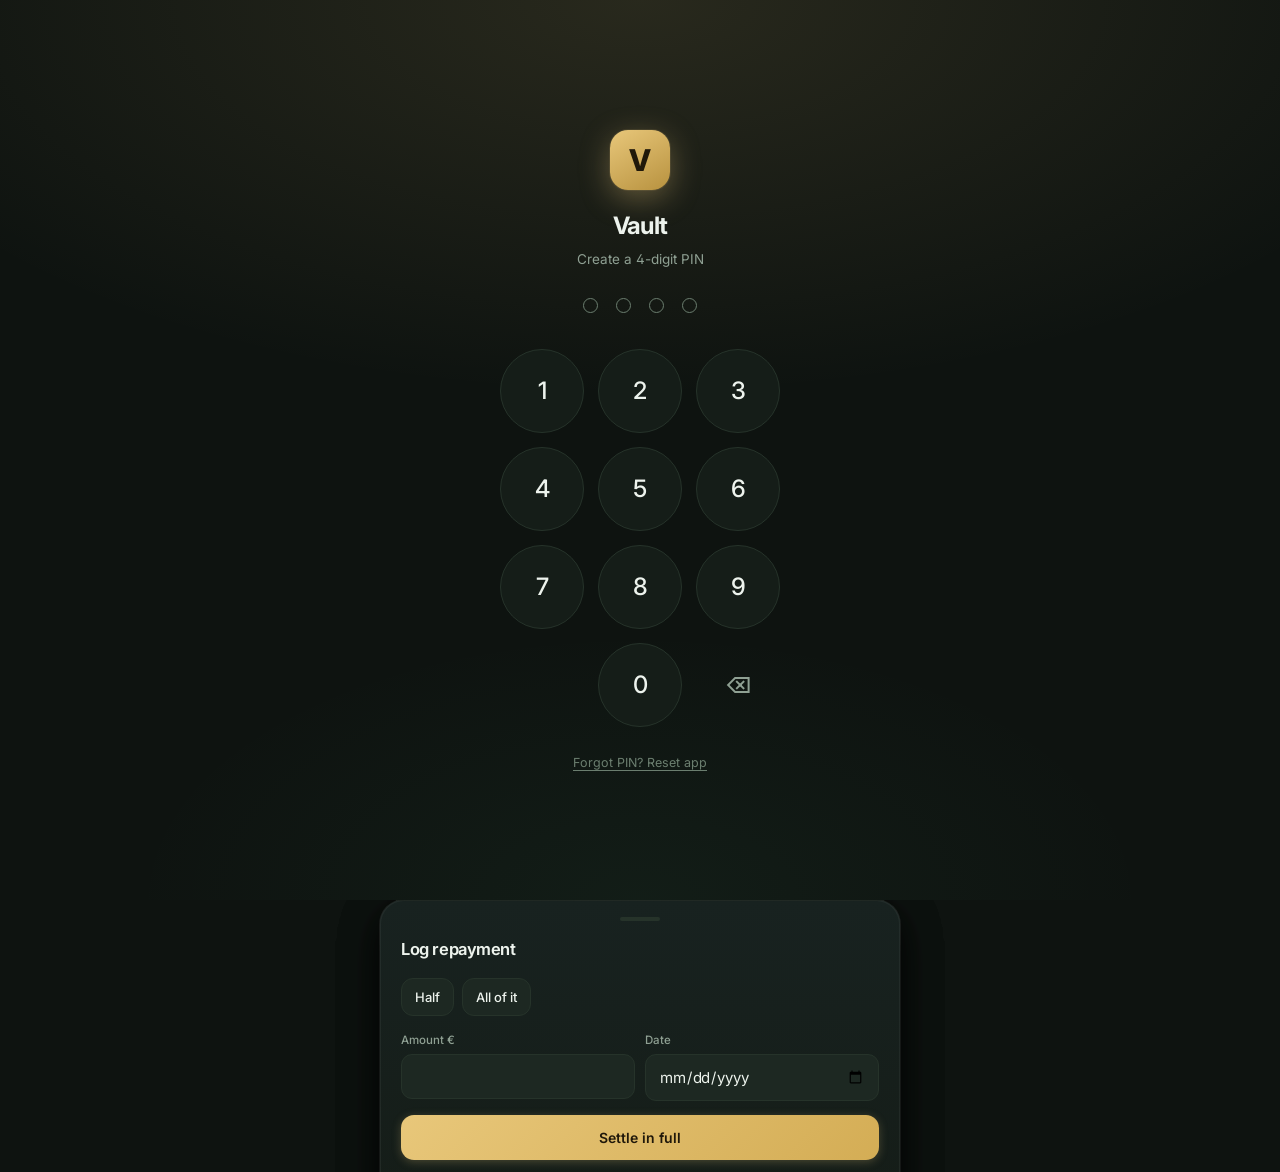
<file: index.html>
<!doctype html>
<html lang="en">
<head>
<meta charset="utf-8">
<meta name="viewport" content="width=device-width, initial-scale=1, maximum-scale=1, viewport-fit=cover">
<meta name="theme-color" content="#0E1310">
<meta name="apple-mobile-web-app-capable" content="yes">
<meta name="mobile-web-app-capable" content="yes">
<meta name="apple-mobile-web-app-status-bar-style" content="black-translucent">
<meta name="apple-mobile-web-app-title" content="Vault">
<title>Vault — Budget</title>
<link rel="preconnect" href="https://fonts.googleapis.com">
<link rel="preconnect" href="https://fonts.gstatic.com" crossorigin>
<link href="https://fonts.googleapis.com/css2?family=Inter:wght@400;500;520;560;600;640;680;700;800&display=swap" rel="stylesheet">
<style>
/* ── Reset & Base ─────────────────────────────────────────── */
*,*::before,*::after{box-sizing:border-box;margin:0;padding:0;-webkit-tap-highlight-color:transparent}
:root{
  --bg:#0E1310; --surface:#151D18; --surface-2:#182220; --elev:#1D2822; --line:#26332A;
  --ink:#EDF3ED; --muted:#8FA093; --faint:#6B7E6F;
  --gold:#E8C77A; --gold-dim:#3A3320; --gold-glow:rgba(232,199,122,.12);
  --mint:#63D69A; --mint-dim:#173026; --mint-glow:rgba(99,214,154,.10);
  --amber:#E9B24C; --coral:#E97365; --coral-dim:#2E1B18;
  --brand:#63D69A;
  --mono:'Inter',ui-monospace,"SF Mono",Menlo,Consolas,monospace;
  --sans:'Inter',-apple-system,BlinkMacSystemFont,"Segoe UI",Roboto,Helvetica,Arial,sans-serif;
  --r:18px;
  --shadow-card:0 2px 8px rgba(0,0,0,.22), 0 0 0 1px rgba(255,255,255,.02);
  --shadow-float:0 12px 40px rgba(0,0,0,.45), 0 0 0 1px rgba(255,255,255,.04);
}
html{-webkit-text-size-adjust:100%;overscroll-behavior-y:none}
body{
  background:var(--bg); color:var(--ink); font-family:var(--sans);
  line-height:1.5; -webkit-font-smoothing:antialiased; text-rendering:optimizeLegibility;
  padding:0 0 calc(env(safe-area-inset-bottom) + 88px); max-width:520px; margin:0 auto;
  min-height:100vh; min-height:100dvh;
  overflow-x:hidden; overscroll-behavior-y:none;
  font-feature-settings:'cv01' 1, 'cv02' 1;
}
.num{font-family:var(--mono);font-variant-numeric:tabular-nums;letter-spacing:-.01em}
button{font-family:inherit;cursor:pointer;border:none;background:none;color:inherit;
  -webkit-user-select:none;user-select:none;touch-action:manipulation;-webkit-appearance:none}
input,select,textarea{font-family:inherit;font-size:16px}
input[type=number]{-webkit-appearance:none;appearance:none}
input[type=number]::-webkit-outer-spin-button,input[type=number]::-webkit-inner-spin-button{-webkit-appearance:none;margin:0}
@media (prefers-reduced-motion:reduce){*{animation-duration:.001ms!important;transition-duration:.001ms!important}}
body{-webkit-user-select:none;user-select:none;-webkit-touch-callout:none}
input,textarea{-webkit-user-select:text;user-select:text;-webkit-touch-callout:default}
h1,h2,h3,h4{font-weight:640;letter-spacing:-.025em}
.eyebrow{font-size:11px;letter-spacing:.14em;text-transform:uppercase;color:var(--faint);font-weight:600}

/* ── App shell ────────────────────────────────────────────── */
header{
  position:sticky;top:0;z-index:20;background:rgba(14,19,16,.82);
  backdrop-filter:blur(18px) saturate(1.4);-webkit-backdrop-filter:blur(18px) saturate(1.4);border-bottom:1px solid rgba(255,255,255,.04);
  padding:calc(env(safe-area-inset-top) + 14px) 18px 13px;
  display:flex;align-items:center;justify-content:space-between;gap:10px;
}
.brand{display:flex;align-items:center;gap:10px}
.mark{width:28px;height:28px;border-radius:9px;background:linear-gradient(150deg,var(--gold),#B8923F);
  display:grid;place-items:center;font-weight:800;color:#20180a;font-size:14px;box-shadow:0 2px 12px rgba(232,199,122,.30),0 0 0 1px rgba(232,199,122,.10)}
.brand b{font-size:15.5px;line-height:1.1}
.btitle{display:flex;flex-direction:column}
.today{font-size:10.5px;color:var(--muted);margin-top:1px}
.monthnav{display:flex;align-items:center;gap:2px}
.monthnav button{padding:10px 12px;color:var(--muted);border-radius:10px;font-size:19px;line-height:1;transition:all .15s}
.monthnav button:active{background:var(--elev);transform:scale(.88)}
.monthnav .mlabel{font-size:11.5px;font-weight:600;color:var(--ink);min-width:116px;text-align:center}
main{padding:18px 16px 8px}
.view{display:none;animation:fadeUp .32s cubic-bezier(.2,.7,.2,1)}
.view.active{display:block}
@keyframes fadeUp{from{opacity:0;transform:translateY(10px)}to{opacity:1;transform:none}}

/* ── Cards ────────────────────────────────────────────────── */
.card{background:linear-gradient(160deg,var(--surface) 60%,var(--surface-2));border:1px solid rgba(255,255,255,.04);border-radius:var(--r);padding:18px;box-shadow:var(--shadow-card);transition:box-shadow .2s}
.card + .card{margin-top:14px}
.card-h{display:flex;align-items:baseline;justify-content:space-between;margin-bottom:13px;gap:8px}
.card-h h3{font-size:14.5px}
.card-h .sub{font-size:11.5px;color:var(--muted);text-align:right;white-space:nowrap}

/* ── Hero ─────────────────────────────────────────────────── */
.hero{background:radial-gradient(ellipse 130% 100% at 100% 0%,rgba(232,199,122,.13),transparent 55%),
  radial-gradient(ellipse 80% 80% at 0% 100%,rgba(99,214,154,.05),transparent 50%),var(--surface);
  border:1px solid rgba(232,199,122,.08);border-radius:22px;padding:22px;position:relative;overflow:hidden}
.hero::before{content:"";position:absolute;top:-50%;right:-30%;width:200px;height:200px;
  background:radial-gradient(circle,rgba(232,199,122,.08),transparent 70%);pointer-events:none}
.hero .eyebrow{color:var(--gold)}
.hero-big{font-size:44px;font-weight:700;color:var(--gold);margin:8px 0 3px;line-height:1;
  background:linear-gradient(135deg,var(--gold) 30%,#F2DFA0 60%,var(--gold) 90%);background-size:200% auto;
  -webkit-background-clip:text;background-clip:text;-webkit-text-fill-color:transparent;
  animation:goldShimmer 3s ease-in-out infinite}
@keyframes goldShimmer{0%,100%{background-position:0% center}50%{background-position:200% center}}
.hero-sub{font-size:13.5px;color:var(--muted)}
.hero-sub b{color:var(--ink);font-weight:600}
.trackpill{display:inline-flex;align-items:center;gap:7px;margin-top:14px;padding:7px 13px;border-radius:999px;
  font-size:12px;font-weight:600;background:var(--mint-dim);color:var(--mint);border:1px solid rgba(99,214,154,.12)}
.trackpill.warn{background:var(--coral-dim);color:var(--coral);border-color:rgba(233,115,101,.12)}
.trackpill .dot{width:7px;height:7px;border-radius:50%;background:currentColor;box-shadow:0 0 0 4px color-mix(in srgb,currentColor 22%,transparent);animation:pulse 2s ease-in-out infinite}
@keyframes pulse{0%,100%{box-shadow:0 0 0 4px color-mix(in srgb,currentColor 22%,transparent)}50%{box-shadow:0 0 0 7px color-mix(in srgb,currentColor 10%,transparent)}}
.safe{margin-top:14px;padding:14px 16px;border-radius:14px;background:linear-gradient(135deg,var(--mint-dim),rgba(23,48,38,.6));
  border:1px solid rgba(99,214,154,.08);display:flex;align-items:center;justify-content:space-between;gap:10px}
.safe .sv{font-size:20px;font-weight:700;color:var(--mint)}
.safe .ssub{font-size:10px;color:var(--muted);text-transform:uppercase;letter-spacing:.06em;margin-top:1px}
.safe .sl{font-size:11px;color:var(--muted);text-align:right;line-height:1.4}

/* ── Projection ───────────────────────────────────────────── */
.proj-card .card-h .sub{color:var(--mint);font-weight:600}
.prow{display:flex;align-items:center;gap:10px;padding:13px 0;border-bottom:1px solid var(--line);transition:background .15s}
.prow:last-child{border-bottom:none}
.prow .pm{font-size:13.5px;color:var(--muted);flex:1}
.prow .pv{font-size:17px;font-weight:680;color:var(--gold)}
.prow.goal{background:linear-gradient(135deg,var(--gold-dim),rgba(58,51,32,.4));border-radius:12px;padding:13px 14px;border-bottom:none;margin:5px 0;
  border:1px solid rgba(232,199,122,.10)}
.prow.goal .pm{color:var(--ink);font-weight:600}
.prow .gbadge{font-size:9.5px;font-weight:700;color:var(--gold);background:rgba(232,199,122,.18);padding:3px 9px;border-radius:7px;text-transform:uppercase;letter-spacing:.05em}
.hero-grid{display:grid;grid-template-columns:1fr 1fr 1fr;gap:1px;margin-top:16px;background:var(--line);border-radius:14px;overflow:hidden}
.hero-grid div{background:var(--surface);padding:12px 13px;transition:background .15s}
.hero-grid .k{font-size:10.5px;color:var(--faint);text-transform:uppercase;letter-spacing:.06em}
.hero-grid .v{font-size:16.5px;font-weight:640;margin-top:3px}

/* ── Weeks ────────────────────────────────────────────────── */
.weeks{display:flex;gap:8px;overflow-x:auto;padding:2px 0 6px;-webkit-overflow-scrolling:touch;scroll-snap-type:x mandatory}
.weeks::-webkit-scrollbar{height:3px}
.weeks::-webkit-scrollbar-track{background:transparent}
.weeks::-webkit-scrollbar-thumb{background:var(--line);border-radius:4px}
.wk{flex:1 0 auto;min-width:66px;background:var(--elev);border:1px solid var(--line);border-radius:13px;padding:10px 11px;text-align:left;
  scroll-snap-align:start;transition:transform .15s,border-color .2s}
.wk:active{transform:scale(.96)}
.wk.cur{border-color:var(--gold);background:linear-gradient(180deg,rgba(232,199,122,.10),transparent);box-shadow:0 0 12px rgba(232,199,122,.08)}
.wk .wl{font-size:10px;color:var(--faint);text-transform:uppercase;letter-spacing:.08em}
.wk .wv{font-size:14.5px;font-weight:640;margin-top:3px}
.wk .wp{font-size:10px;color:var(--muted);margin-top:2px}

/* ── Envelopes ────────────────────────────────────────────── */
.env{padding:14px 0;border-bottom:1px solid var(--line);transition:background .15s}
.env:last-child{border-bottom:none}
.env-top{display:flex;align-items:center;gap:10px;margin-bottom:9px}
.swatch{width:10px;height:10px;border-radius:4px;flex:none}
.env-name{font-size:14px;font-weight:560;flex:1;display:flex;align-items:center;gap:5px}
.env-tag{font-size:10px;color:var(--faint);background:var(--elev);padding:3px 8px;border-radius:7px;text-transform:uppercase;letter-spacing:.05em}
.env-fig{font-size:13px}
.env-fig .sp{font-weight:640}
.env-fig .bd{color:var(--faint)}
.bar{height:7px;border-radius:5px;background:var(--elev);overflow:hidden;position:relative}
.bar span{position:absolute;inset:0 auto 0 0;border-radius:5px;transition:width .5s cubic-bezier(.16,1,.3,1)}
.env-foot{display:flex;justify-content:space-between;align-items:center;margin-top:8px}
.env-left{font-size:11.5px;color:var(--muted)}
.env-left.over{color:var(--coral);font-weight:600}
.paidbtn{font-size:11px;font-weight:600;color:var(--mint);background:var(--mint-dim);padding:5px 11px;border-radius:9px;transition:transform .1s,background .15s;
  border:1px solid rgba(99,214,154,.10)}
.paidbtn.done{color:var(--faint);background:var(--elev);border-color:var(--line)}
.paidbtn:active{transform:scale(.92)}
.hardlock{font-size:10px;color:var(--gold)}

/* ── Chips ────────────────────────────────────────────────── */
.chips{display:flex;flex-wrap:wrap;gap:8px}
.chip{display:flex;align-items:center;gap:7px;background:var(--elev);border:1px solid var(--line);border-radius:12px;padding:10px 13px;font-size:13px;font-weight:500;
  transition:transform .12s cubic-bezier(.2,.7,.2,1),background .12s,box-shadow .15s}
.chip:active{transform:scale(.93);background:var(--surface);box-shadow:0 0 12px var(--gold-glow)}
.chip .cp{font-family:var(--mono);font-size:11.5px;color:var(--gold);font-variant-numeric:tabular-nums}
.chip.add{color:var(--mint);border-style:dashed;border-color:rgba(99,214,154,.35);background:transparent}
.chip.add:active{background:var(--mint-dim);box-shadow:0 0 12px var(--mint-glow)}
.chip.sel{border-color:var(--gold);background:var(--gold-dim);color:var(--gold);box-shadow:0 0 10px var(--gold-glow)}
#sheet-sug{margin:-4px 0 16px;max-height:118px;overflow-y:auto;-webkit-overflow-scrolling:touch}
#sheet-sug:empty{display:none;margin:0}

/* ── Upcoming ─────────────────────────────────────────────── */
.up{display:flex;align-items:center;gap:12px;padding:12px 0;border-bottom:1px solid var(--line);transition:background .15s}
.up:last-child{border-bottom:none}
.up .ui{flex:1;min-width:0}
.up .un{font-size:13.5px;font-weight:560}
.up .ud{font-size:11px;color:var(--muted);margin-top:2px}
.up .ud.due{color:var(--amber)} .up .ud.over{color:var(--coral)}
.up .ua{font-size:13.5px;font-weight:640}
.logbtn{font-size:11px;font-weight:700;color:#20180a;background:linear-gradient(135deg,var(--gold),#D4AD55);padding:7px 14px;border-radius:9px;
  box-shadow:0 2px 8px rgba(232,199,122,.20);transition:transform .1s,box-shadow .15s}
.logbtn:active{transform:scale(.93);box-shadow:0 1px 4px rgba(232,199,122,.15)}

/* ── Ledger ───────────────────────────────────────────────── */
.led{display:flex;align-items:center;gap:12px;padding:11px 0;border-bottom:1px solid var(--line);transition:background .12s}
.led:last-child{border-bottom:none}
.led .dot{width:8px;height:8px;border-radius:3px;flex:none}
.led .body{flex:1;min-width:0}
.led .t{font-size:13.5px;font-weight:560;white-space:nowrap;overflow:hidden;text-overflow:ellipsis}
.led .m{font-size:11px;color:var(--muted)}
.led .amt{font-size:13.5px;font-weight:640}
.led .edit{color:var(--faint);padding:9px 5px;font-size:14px;border-radius:8px;transition:all .12s}
.led .edit:active{color:var(--gold);background:var(--elev);transform:scale(.88)}
.led .del{color:var(--faint);padding:9px 8px;margin-right:-8px;font-size:15px;border-radius:8px;transition:all .12s}
.led .del:active{color:var(--coral);background:var(--elev);transform:scale(.88)}
.empty{text-align:center;color:var(--faint);font-size:13px;padding:30px 10px}
.empty b{display:block;color:var(--muted);font-size:14px;margin-bottom:4px}

/* ── Loans (lent & borrowed) ──────────────────────────────── */
.loan-sum{display:grid;grid-template-columns:1fr 1fr 1fr;gap:1px;background:var(--line);border-radius:14px;overflow:hidden;margin-bottom:6px}
.loan-sum div{background:var(--surface);padding:10px 12px}
.loan-sum .k{font-size:10px;color:var(--faint);text-transform:uppercase;letter-spacing:.06em}
.loan-sum .v{font-size:15px;font-weight:640;margin-top:3px}
.loan{display:flex;align-items:center;gap:11px;padding:12px 0;border-bottom:1px solid var(--line)}
.loan:last-child{border-bottom:none}
.loan .li{flex:1;min-width:0}
.loan .ln{font-size:13.5px;font-weight:560;white-space:nowrap;overflow:hidden;text-overflow:ellipsis}
.loan .lm{font-size:11px;color:var(--muted);margin-top:2px}
.loan .lm .ldue{color:var(--amber)}
.loan .lm .lover{color:var(--coral);font-weight:600}
.loan .la{font-size:13.5px;font-weight:640;flex:none}
.loan.lent .la{color:var(--gold)}
.loan.borrowed .la{color:var(--coral)}
.loan.done{opacity:.55}
.loan.done .la{color:var(--faint)}
.loan .settle{font-size:11px;font-weight:600;color:var(--mint);background:var(--mint-dim);padding:5px 11px;border-radius:9px;border:1px solid rgba(99,214,154,.10);flex:none;transition:transform .1s}
.loan .settle:active{transform:scale(.92)}
.loan .edit,.loan .del{color:var(--faint);padding:9px 5px;font-size:14px;border-radius:8px;transition:all .12s;flex:none}
.loan .del{padding:9px 8px;margin-right:-8px;font-size:15px}
.loan .edit:active{color:var(--gold);background:var(--elev)}
.loan .del:active{color:var(--coral);background:var(--elev)}
.seg{display:flex;background:var(--elev);border:1px solid var(--line);border-radius:12px;padding:4px;gap:4px;margin-bottom:16px}
.seg button{flex:1;padding:10px;border-radius:9px;font-size:13px;font-weight:600;color:var(--muted);transition:all .15s}
.seg button.sel{background:var(--gold-dim);color:var(--gold);box-shadow:0 0 8px var(--gold-glow)}
.seg button.sel.neg{background:var(--coral-dim);color:var(--coral);box-shadow:none}

/* ── Stats ────────────────────────────────────────────────── */
.stat-row{display:flex;justify-content:space-between;align-items:center;padding:11px 0;border-bottom:1px solid var(--line);transition:background .12s}
.stat-row:last-child{border-bottom:none}
.stat-row .lab{font-size:13px;color:var(--muted)}
.stat-row .val{font-size:14.5px;font-weight:640}
.pvb{padding:12px 0;border-bottom:1px solid var(--line)}
.pvb:last-child{border-bottom:none}
.pvb-h{display:flex;justify-content:space-between;font-size:12.5px;margin-bottom:7px}
.pvb-h .nm{font-weight:560}
.pvb-h .fg{color:var(--muted)}
.item-row{display:flex;align-items:center;gap:10px;padding:10px 0;border-bottom:1px solid var(--line)}
.item-row:last-child{border-bottom:none}
.item-row .in{flex:1;font-size:13px}
.item-row .iq{font-size:11px;color:var(--muted);margin-top:2px}
.item-row .ib{width:78px}
.flag{display:flex;gap:12px;padding:12px 0;border-bottom:1px solid var(--line)}
.flag:last-child{border-bottom:none}
.flag .fi{width:4px;border-radius:4px;flex:none;align-self:stretch}
.flag.high .fi{background:var(--coral)} .flag.med .fi{background:var(--amber)} .flag.low .fi{background:var(--faint)}
.flag .ft{font-size:13px;font-weight:560}
.flag .fp{font-size:11.5px;color:var(--muted);margin-top:3px;line-height:1.45}
.okflag{color:var(--mint);font-size:13.5px;text-align:center;padding:20px}
.okflag span{font-size:22px;display:block;margin-bottom:5px}
.hist .hr{display:flex;align-items:center;gap:10px;padding:7px 0}
.hist .hl{font-size:11.5px;color:var(--muted);width:104px;flex:none}
.hist .hb{flex:1}
.hist .hv{font-size:12px;font-weight:640;width:56px;text-align:right}
.goal-ring{display:flex;align-items:center;gap:18px}
.ring{width:100px;height:100px;flex:none;position:relative}
.ring svg{transform:rotate(-90deg);filter:drop-shadow(0 0 6px rgba(232,199,122,.15))}
.ring .rc{position:absolute;inset:0;display:grid;place-items:center;text-align:center}
.ring .rc .p{font-size:21px;font-weight:700;color:var(--gold)}
.ring .rc .l{font-size:9px;color:var(--faint);text-transform:uppercase;letter-spacing:.05em}
.goal-meta{flex:1}
.goal-meta .gv{font-size:15.5px;font-weight:640}
.goal-meta .gl{font-size:11.5px;color:var(--muted);margin-bottom:9px}
.trend{display:flex;align-items:flex-end;gap:6px;height:100px;padding-top:8px}
.trend .col{flex:1;display:flex;flex-direction:column;align-items:center;gap:5px;height:100%;justify-content:flex-end}
.trend .bwrap{width:100%;flex:1;display:flex;align-items:flex-end;justify-content:center}
.trend .b{width:70%;max-width:28px;background:linear-gradient(180deg,var(--brand),rgba(99,214,154,.6));border-radius:6px 6px 2px 2px;min-height:3px;transition:height .5s cubic-bezier(.16,1,.3,1)}
.trend .b.over{background:linear-gradient(180deg,var(--coral),rgba(233,115,101,.6))}
.trend .cl{font-size:9.5px;color:var(--faint)}

/* ── Extra stats ──────────────────────────────────────────── */
.dwrap{display:flex;align-items:center;gap:18px}
.dhole{position:relative;width:126px;height:126px;flex:none}
.dchart{position:absolute;inset:0;border-radius:50%;
  -webkit-mask:radial-gradient(circle,transparent 54%,#000 55%);mask:radial-gradient(circle,transparent 54%,#000 55%)}
.dcenter{position:absolute;inset:0;display:grid;place-items:center;text-align:center}
.dcenter .t{font-size:16px;font-weight:700}
.dcenter .l{font-size:9px;color:var(--faint);text-transform:uppercase;letter-spacing:.05em;margin-top:2px}
.dleg{flex:1;min-width:0}
.dlr{display:flex;align-items:center;gap:8px;padding:4px 0;font-size:12px}
.dlr .sw{width:9px;height:9px;border-radius:3px;flex:none}
.dlr .nm{flex:1;color:var(--muted);white-space:nowrap;overflow:hidden;text-overflow:ellipsis}
.dlr .pc{color:var(--faint);width:34px;text-align:right;flex:none}
.dlr .pv{font-weight:640;width:58px;text-align:right;flex:none}
.cmp-row{display:flex;align-items:center;gap:10px;padding:10px 0;border-bottom:1px solid var(--line)}
.cmp-row:last-child{border-bottom:none}
.cmp-row .nm{flex:1;font-size:13px;min-width:0;white-space:nowrap;overflow:hidden;text-overflow:ellipsis}
.cmp-row .was{font-size:11.5px;color:var(--faint)}
.cmp-row .now{font-size:13.5px;font-weight:640;width:60px;text-align:right}
.dpill{font-size:10px;font-weight:700;padding:3px 8px;border-radius:7px;flex:none;min-width:56px;text-align:center}
.dpill.up{color:var(--coral);background:var(--coral-dim)}
.dpill.down{color:var(--mint);background:var(--mint-dim)}
.dpill.flat{color:var(--faint);background:var(--elev)}
.daily{display:flex;align-items:flex-end;gap:2px;height:72px;margin-top:4px}
.daily .db{flex:1;min-width:0;background:var(--brand);opacity:.85;border-radius:2px 2px 0 0;min-height:2px}
.daily .db.hot{background:var(--coral)}
.daily .db.today{background:var(--gold);box-shadow:0 0 6px rgba(232,199,122,.4);opacity:1}
.daily .db.zero{background:var(--elev)}
.dax{display:flex;justify-content:space-between;font-size:9.5px;color:var(--faint);margin-top:5px}
.toprow{display:flex;align-items:center;gap:11px;padding:10px 0;border-bottom:1px solid var(--line)}
.toprow:last-child{border-bottom:none}
.toprow .rk{width:22px;height:22px;border-radius:7px;background:var(--elev);color:var(--faint);display:grid;place-items:center;font-size:11px;font-weight:700;flex:none}
.toprow:first-child .rk{background:var(--gold-dim);color:var(--gold)}
.toprow .bi{flex:1;min-width:0}
.toprow .bn{font-size:13px;font-weight:560;white-space:nowrap;overflow:hidden;text-overflow:ellipsis}
.toprow .bm{font-size:10.5px;color:var(--muted);margin-top:1px}
.toprow .ba{font-size:13.5px;font-weight:680}
.flowbar{display:flex;height:13px;border-radius:8px;overflow:hidden;background:var(--elev);margin:4px 0 12px}
.flowbar span{height:100%}
.env{cursor:pointer}
.env.filt{background:linear-gradient(90deg,rgba(232,199,122,.08),transparent 70%);border-radius:10px;
  margin-left:-8px;margin-right:-8px;padding-left:8px;padding-right:8px}

/* ── Setup ────────────────────────────────────────────────── */
.field{margin-bottom:14px}
.field label{display:block;font-size:11.5px;color:var(--muted);margin-bottom:5px;font-weight:500}
.inp{width:100%;background:var(--elev);border:1px solid var(--line);border-radius:11px;padding:12px 13px;color:var(--ink);font-size:15px;transition:border-color .2s,box-shadow .2s}
.inp:focus{outline:none;border-color:var(--gold);box-shadow:0 0 0 3px var(--gold-glow)}
.two{display:grid;grid-template-columns:1fr 1fr;gap:10px}
.two>*{min-width:0}
.three{display:grid;grid-template-columns:1.4fr 1fr 1fr;gap:8px}
.three>*{min-width:0}
.setrow{display:flex;align-items:center;gap:9px;padding:10px 0;border-bottom:1px solid var(--line);transition:background .12s}
.setrow:last-child{border-bottom:none}
.setrow .sn{flex:1;font-size:13.5px;min-width:0}
.setrow .sn small{display:block;color:var(--muted);font-size:11px;margin-top:1px}
.setrow input.mini{width:70px;text-align:right;background:var(--elev);border:1px solid var(--line);border-radius:9px;padding:8px 10px;color:var(--ink);transition:border-color .2s,box-shadow .2s}
.setrow input.mini:focus{border-color:var(--gold);box-shadow:0 0 0 3px var(--gold-glow);outline:none}
.setrow input.mdate{width:115px;flex:none;background:var(--elev);border:1px solid var(--line);border-radius:9px;padding:8px 9px;color:var(--ink);font-size:12.5px;transition:border-color .2s}
.setrow input.mdate:focus{border-color:var(--gold);outline:none}
.setrow input.mini2{width:58px;flex:none;text-align:right;background:var(--elev);border:1px solid var(--line);border-radius:9px;padding:8px 8px;color:var(--ink);font-size:13px;transition:border-color .2s,box-shadow .2s}
.setrow input.mini2:focus{border-color:var(--gold);box-shadow:0 0 0 3px var(--gold-glow);outline:none}
.setrow .tog{font-size:10px;font-weight:600;padding:5px 10px;border-radius:8px;background:var(--elev);color:var(--faint);white-space:nowrap;transition:all .15s}
.setrow .tog.on{background:var(--gold-dim);color:var(--gold);box-shadow:0 0 8px rgba(232,199,122,.10)}
.setrow .rm{color:var(--faint);padding:7px;font-size:16px;border-radius:8px;transition:all .12s}
.setrow .rm:active{color:var(--coral);background:var(--elev);transform:scale(.9)}
.btn{display:block;width:100%;text-align:center;padding:14px;border-radius:13px;font-size:14px;font-weight:600;transition:transform .1s,box-shadow .15s}
.btn.primary{background:linear-gradient(135deg,var(--gold),#D4AD55);color:#20180a;box-shadow:0 2px 10px rgba(232,199,122,.25)}
.btn.primary:active{box-shadow:0 1px 4px rgba(232,199,122,.15)}
.btn.ghost{background:var(--elev);color:var(--ink);border:1px solid var(--line)}
.btn.danger{background:var(--coral-dim);color:var(--coral);border:1px solid rgba(233,115,101,.12)}
.btn + .btn{margin-top:10px}
.btn:active{transform:scale(.98)}

/* ── Nav / FAB ────────────────────────────────────────────── */
nav{position:fixed;bottom:0;left:0;right:0;z-index:30;background:rgba(20,28,23,.92);
  backdrop-filter:blur(18px) saturate(1.3);-webkit-backdrop-filter:blur(18px) saturate(1.3);border-top:1px solid var(--line);
  display:flex;padding:8px 10px calc(env(safe-area-inset-bottom) + 8px);max-width:520px;margin:0 auto;gap:4px}
.nav-b{position:relative;flex:1;display:flex;flex-direction:column;align-items:center;gap:3px;padding:9px 0;color:var(--faint);font-size:10.5px;font-weight:600;border-radius:12px;transition:color .2s}
.nav-b:active{background:var(--elev)}
.nav-b svg{width:22px;height:22px;transition:stroke .2s}
.nav-b.active{color:var(--gold)}
.nav-b.active::before{content:"";position:absolute;top:1px;left:50%;transform:translateX(-50%);width:18px;height:3px;border-radius:2px;background:var(--gold)}
.fab{position:fixed;right:calc(50% - 250px);bottom:calc(env(safe-area-inset-bottom) + 74px);z-index:31;
  width:58px;height:58px;border-radius:18px;background:linear-gradient(150deg,var(--gold),#C79E45);color:#20180a;
  display:grid;place-items:center;font-size:28px;font-weight:300;
  box-shadow:0 8px 28px rgba(232,199,122,.35),0 0 0 1px rgba(232,199,122,.10);transition:transform .15s,box-shadow .15s}
.fab:active{transform:scale(.90);box-shadow:0 4px 16px rgba(232,199,122,.25)}
.fab::after{content:"";position:absolute;inset:-4px;border-radius:22px;border:2px solid rgba(232,199,122,.15);animation:fabRing 2s ease-out 1s 1 both;pointer-events:none}
@keyframes fabRing{0%{transform:scale(.9);opacity:1}100%{transform:scale(1.15);opacity:0}}
@media(max-width:520px){.fab{right:20px}}

/* ── Sheet ────────────────────────────────────────────────── */
.scrim{position:fixed;inset:0;z-index:40;background:rgba(0,0,0,.5);opacity:0;pointer-events:none;transition:opacity .28s;backdrop-filter:blur(4px);-webkit-backdrop-filter:blur(4px)}
.scrim.open{opacity:1;pointer-events:auto}
.sheet{position:fixed;left:0;right:0;bottom:0;z-index:41;max-width:520px;margin:0 auto;background:linear-gradient(180deg,var(--surface-2),var(--surface));
  border-radius:24px 24px 0 0;border:1px solid rgba(255,255,255,.05);border-bottom:none;
  padding:8px 20px calc(env(safe-area-inset-bottom) + 22px);transform:translateY(100%);
  transition:transform .35s cubic-bezier(.22,1,.36,1);max-height:88vh;max-height:88dvh;
  overflow-y:auto;-webkit-overflow-scrolling:touch;overscroll-behavior:contain;box-shadow:var(--shadow-float)}
.sheet.open{transform:none}
.grab{width:40px;height:4px;border-radius:3px;background:var(--line);margin:8px auto 16px}
.sheet h3{font-size:16.5px;margin-bottom:16px}
.catpick{display:flex;flex-wrap:wrap;gap:8px;margin-bottom:16px}
.catpick .cp2{padding:9px 13px;border-radius:11px;font-size:12.5px;font-weight:520;background:var(--elev);border:1px solid var(--line);display:flex;align-items:center;gap:7px;
  transition:all .15s cubic-bezier(.2,.7,.2,1)}
.catpick .cp2.sel{border-color:var(--gold);background:var(--gold-dim);color:var(--gold);transform:scale(1.03);box-shadow:0 0 10px var(--gold-glow)}
.catpick .cp2 .sw{width:8px;height:8px;border-radius:3px}
.qty{display:flex;align-items:center;background:var(--elev);border:1px solid var(--line);border-radius:11px;overflow:hidden}
.qty button{width:46px;height:46px;font-size:20px;color:var(--muted);transition:background .1s}
.qty button:active{background:var(--surface)}
.qty input{flex:1;text-align:center;background:none;border:none;color:var(--ink);width:100%}
.qty input:focus{outline:none}

/* ── Confirm modal ────────────────────────────────────────── */
.cmodal{position:fixed;left:50%;top:50%;transform:translate(-50%,-46%) scale(.94);z-index:60;width:min(340px,88vw);
  background:linear-gradient(160deg,var(--surface-2),var(--surface));border:1px solid rgba(255,255,255,.05);border-radius:20px;padding:22px;opacity:0;pointer-events:none;transition:all .25s cubic-bezier(.22,1,.36,1);
  box-shadow:var(--shadow-float)}
.cmodal.open{opacity:1;pointer-events:auto;transform:translate(-50%,-50%) scale(1)}
.cmodal h4{font-size:16px;margin-bottom:8px;color:var(--coral)}
.cmodal p{font-size:13px;color:var(--muted);line-height:1.55;margin-bottom:18px}
.cmodal p b{color:var(--ink)}
.cmodal .crow{display:flex;gap:10px}
.cmodal .crow .btn{margin-top:0}

/* ── Toast ────────────────────────────────────────────────── */
.toast{position:fixed;left:50%;transform:translateX(-50%) translateY(20px) scale(.96);bottom:calc(env(safe-area-inset-bottom) + 96px);z-index:50;
  background:linear-gradient(135deg,var(--elev),var(--surface-2));border:1px solid rgba(255,255,255,.06);border-radius:14px;padding:12px 16px;display:flex;align-items:center;gap:12px;
  font-size:13px;box-shadow:var(--shadow-float);opacity:0;pointer-events:none;transition:all .3s cubic-bezier(.22,1,.36,1);max-width:90vw}
.toast.show{opacity:1;transform:translateX(-50%) translateY(0) scale(1);pointer-events:auto}
.toast b{color:var(--gold)}
.toast button{color:var(--mint);font-weight:700;font-size:13px}
.divider{height:1px;background:var(--line);margin:18px 0}
.hint{font-size:11.5px;color:var(--faint);line-height:1.5;margin-top:8px}

/* ── Lock screen ──────────────────────────────────────────── */
.lock{position:fixed;inset:0;z-index:200;
  background:radial-gradient(ellipse 120% 80% at 50% 0%,rgba(232,199,122,.12),transparent 55%),
  radial-gradient(ellipse 80% 60% at 50% 100%,rgba(99,214,154,.05),transparent 50%),var(--bg);
  display:none;flex-direction:column;align-items:center;justify-content:center;
  padding:calc(env(safe-area-inset-top) + 30px) 24px calc(env(safe-area-inset-bottom) + 30px)}
.lock.show{display:flex}
.lock-inner{width:100%;max-width:320px;display:flex;flex-direction:column;align-items:center}
.lock-mark{width:60px;height:60px;border-radius:18px;background:linear-gradient(150deg,var(--gold),#B8923F);display:grid;place-items:center;font-weight:800;color:#20180a;font-size:30px;
  box-shadow:0 8px 30px rgba(232,199,122,.35),0 0 0 1px rgba(232,199,122,.10)}
.lock-title{font-size:24px;font-weight:700;margin-top:18px;letter-spacing:-.025em}
.lock-sub{font-size:13.5px;color:var(--muted);margin-top:5px}
.dots{display:flex;gap:18px;margin:28px 0 10px}
.dots span{width:15px;height:15px;border-radius:50%;border:1.5px solid var(--faint);transition:all .2s cubic-bezier(.2,.7,.2,1);transform:scale(1)}
.dots span.on{background:var(--gold);border-color:var(--gold);box-shadow:0 0 0 5px rgba(232,199,122,.18);transform:scale(1.1)}
.lock-err{font-size:12.5px;color:var(--coral);min-height:20px;margin-bottom:6px;transition:opacity .2s}
.keypad{display:grid;grid-template-columns:repeat(3,1fr);gap:14px;width:100%;max-width:280px}
.keypad button{aspect-ratio:1;min-height:68px;border-radius:50%;background:var(--surface);border:1px solid var(--line);font-size:24px;font-weight:500;color:var(--ink);font-family:var(--mono);display:grid;place-items:center;
  transition:transform .1s cubic-bezier(.2,.7,.2,1),background .15s,box-shadow .15s;position:relative;overflow:hidden}
.keypad button:active{transform:scale(.90);background:var(--elev);box-shadow:inset 0 0 12px rgba(232,199,122,.08)}
.keypad button::after{content:"";position:absolute;inset:0;background:radial-gradient(circle at center,rgba(232,199,122,.12),transparent 70%);opacity:0;transition:opacity .2s}
.keypad button:active::after{opacity:1}
.keypad button.fn{background:transparent;border:none;font-size:22px;color:var(--muted)}
.keypad button.fn::after{display:none}
.keypad button.blank{visibility:hidden;pointer-events:none}
.lock-reset{margin-top:28px;font-size:12.5px;color:var(--faint);text-decoration:underline;text-underline-offset:3px;transition:color .15s}
.lock-reset:active{color:var(--muted)}
.lock.shake .lock-inner{animation:shk .45s cubic-bezier(.2,.7,.2,1)}
@keyframes shk{0%,100%{transform:translateX(0)}20%,60%{transform:translateX(-10px)}40%,80%{transform:translateX(10px)}}
</style>
</head>
<body>
<!-- Lock screen -->
<div class="lock" id="lock">
  <div class="lock-inner">
    <div class="lock-mark">V</div>
    <div class="lock-title">Vault</div>
    <div class="lock-sub" id="lock-sub">Enter your PIN</div>
    <div class="dots" id="dots"><span></span><span></span><span></span><span></span></div>
    <div class="lock-err" id="lock-err"></div>
    <div class="keypad" id="keypad">
      <button data-k="1">1</button><button data-k="2">2</button><button data-k="3">3</button>
      <button data-k="4">4</button><button data-k="5">5</button><button data-k="6">6</button>
      <button data-k="7">7</button><button data-k="8">8</button><button data-k="9">9</button>
      <button class="blank"></button><button data-k="0">0</button><button class="fn" data-k="del">⌫</button>
    </div>
    <button class="lock-reset" id="lock-reset">Forgot PIN? Reset app</button>
  </div>
</div>

<header>
  <div class="brand"><div class="mark">V</div><div class="btitle"><b>Vault</b><div class="today num" id="today">—</div></div></div>
  <div class="monthnav">
    <button id="mprev" aria-label="Previous period">‹</button>
    <span class="mlabel num" id="mlabel">—</span>
    <button id="mnext" aria-label="Next period">›</button>
  </div>
</header>

<main>
  <!-- ══ HOME ══ -->
  <section class="view active" id="v-home">
    <div class="hero">
      <div class="eyebrow">Projected savings · this cycle</div>
      <div class="hero-big num" id="h-save">€0</div>
      <div class="hero-sub" id="h-sub">—</div>
      <div id="h-track"></div>
      <div class="safe" id="h-safe"></div>
      <div class="hero-grid">
        <div><div class="k">Income</div><div class="v num" id="h-inc">€0</div></div>
        <div><div class="k">Spent</div><div class="v num" id="h-spent">€0</div></div>
        <div><div class="k">Left to spend</div><div class="v num" id="h-left">€0</div></div>
      </div>
    </div>

    <div class="card proj-card">
      <div class="card-h"><h3>If you keep this up</h3><span class="sub" id="proj-rate">—</span></div>
      <div id="proj-rows"></div>
      <div class="hint" id="proj-foot">—</div>
    </div>

    <div class="card" id="up-card">
      <div class="card-h"><h3>Upcoming</h3><span class="sub">recurring & scheduled</span></div>
      <div id="upcoming"></div>
    </div>

    <div class="card">
      <div class="card-h"><h3>By week</h3><span class="sub" id="wk-pace">—</span></div>
      <div class="weeks" id="weeks"></div>
    </div>

    <div class="card">
      <div class="card-h"><h3>Quick add</h3><span class="sub">One tap = one unit</span></div>
      <div class="chips" id="chips"></div>
    </div>

    <div class="card">
      <div class="card-h"><h3>Envelopes</h3><span class="sub" id="env-sub">—</span></div>
      <div id="envelopes"></div>
    </div>

    <div class="card" id="loan-card">
      <div class="card-h"><h3>Lent &amp; borrowed</h3><button class="sub" id="loan-sub">—</button></div>
      <div class="loan-sum" id="loan-sum"></div>
      <div id="loans"></div>
      <button class="btn ghost" id="add-loan" style="margin-top:12px">+ Lend / borrow money</button>
    </div>

    <div class="card">
      <div class="card-h"><h3>This cycle's log</h3><span class="sub" id="log-count">—</span></div>
      <div id="ledger"></div>
    </div>
  </section>

  <!-- ══ STATS ══ -->
  <section class="view" id="v-stats">
    <div class="card">
      <div class="card-h"><h3>What to fix</h3><span class="sub">auto-flagged</span></div>
      <div id="flags"></div>
    </div>

    <div class="card" id="dn-card">
      <div class="card-h"><h3>Where it went</h3><span class="sub">share by envelope</span></div>
      <div class="dwrap">
        <div class="dhole"><div class="dchart" id="dchart"></div>
          <div class="dcenter"><div><div class="t num" id="dn-tot">€0</div><div class="l">spent</div></div></div>
        </div>
        <div class="dleg" id="dn-leg"></div>
      </div>
    </div>

    <div class="card" id="cmp-card">
      <div class="card-h"><h3>Vs last cycle</h3><span class="sub" id="cmp-sub">—</span></div>
      <div id="cmp"></div>
    </div>

    <div class="card" id="top-card">
      <div class="card-h"><h3>Biggest expenses</h3><span class="sub">top 5 this cycle</span></div>
      <div id="top5"></div>
    </div>

    <div class="card">
      <div class="card-h"><h3>4-month goal</h3><span class="sub" id="goal-range">—</span></div>
      <div class="goal-ring">
        <div class="ring">
          <svg width="100" height="100" viewBox="0 0 100 100">
            <circle cx="50" cy="50" r="44" fill="none" stroke="#1D2822" stroke-width="9"/>
            <circle id="goal-arc" cx="50" cy="50" r="44" fill="none" stroke="#E8C77A" stroke-width="9"
              stroke-linecap="round" stroke-dasharray="276" stroke-dashoffset="276"/>
          </svg>
          <div class="rc"><div class="p num" id="goal-pct">0%</div><div class="l">of goal</div></div>
        </div>
        <div class="goal-meta">
          <div class="gv num" id="goal-saved">€0</div>
          <div class="gl">saved of <span class="num" id="goal-target">€0</span> target</div>
          <div class="bar"><span id="goal-bar" style="width:0%;background:var(--gold)"></span></div>
          <div class="hint" id="goal-hint">—</div>
        </div>
      </div>
    </div>

    <div class="card">
      <div class="card-h"><h3>Cycle at a glance</h3></div>
      <div class="stat-row"><span class="lab">Blocked account</span><span class="val num" id="s-blocked">€0</span></div>
      <div class="stat-row"><span class="lab">Salary</span><span class="val num" id="s-salary">€0</span></div>
      <div class="stat-row"><span class="lab">Total income</span><span class="val num" id="s-income">€0</span></div>
      <div class="stat-row"><span class="lab">Budgeted (envelopes)</span><span class="val num" id="s-budget">€0</span></div>
      <div class="stat-row"><span class="lab">Spent (bills amortized)</span><span class="val num" id="s-spent">€0</span></div>
      <div class="stat-row"><span class="lab">Saved so far</span><span class="val num" id="s-saved" style="color:var(--gold)">€0</span></div>
      <div class="stat-row" id="sr-lent" style="display:none"><span class="lab">Lent out · still yours</span><span class="val num" id="s-lent" style="color:var(--gold)">€0</span></div>
      <div class="stat-row" id="sr-owe" style="display:none"><span class="lab">Borrowed · you owe</span><span class="val num" id="s-owe" style="color:var(--coral)">€0</span></div>
      <div class="stat-row"><span class="lab">Savings rate (projected)</span><span class="val num" id="s-rate" style="color:var(--gold)">—</span></div>
      <div class="stat-row"><span class="lab">Daily burn (avg)</span><span class="val num" id="s-burn">€0</span></div>
    </div>

    <div class="card" id="flow-card">
      <div class="card-h"><h3>Money flow</h3><span class="sub" id="flow-sub">—</span></div>
      <div class="flowbar" id="flowbar"></div>
      <div id="flow-leg"></div>
    </div>

    <div class="card">
      <div class="card-h"><h3>Savings history</h3><span class="sub">recent cycles</span></div>
      <div class="hist" id="hist"></div>
    </div>

    <div class="card">
      <div class="card-h"><h3>Spend by week</h3><span class="sub">vs weekly pace</span></div>
      <div class="trend" id="trend"></div>
    </div>

    <div class="card" id="dd-card">
      <div class="card-h"><h3>Day by day</h3><span class="sub" id="dd-sub">—</span></div>
      <div class="daily" id="daily"></div>
      <div class="dax" id="dax"></div>
    </div>

    <div class="card">
      <div class="card-h"><h3>Planned vs actual</h3><span class="sub">per envelope</span></div>
      <div id="pvb"></div>
    </div>

    <div class="card">
      <div class="card-h"><h3>Items</h3><span class="sub">bought vs planned</span></div>
      <div id="items"></div>
    </div>

    <div class="card">
      <div class="card-h"><h3>Records</h3><span class="sub">all time</span></div>
      <div id="records"></div>
    </div>
  </section>

  <!-- ══ SETUP ══ -->
  <section class="view" id="v-setup">
    <div class="card">
      <div class="card-h"><h3>Income & cycle</h3></div>
      <div class="two">
        <div class="field"><label>Blocked account · €/mo</label><input class="inp num" id="in-blocked" type="number" inputmode="decimal"></div>
        <div class="field"><label>Salary · €/mo</label><input class="inp num" id="in-salary" type="number" inputmode="decimal"></div>
      </div>
      <div class="field"><label>Cycle starts on day · default</label><input class="inp num" id="in-cycle" type="number" inputmode="numeric" min="1" max="28"></div>
      <div class="hint">Your month runs from this day to the day before next month. Set to 25 to match your income dates.</div>
      <div class="divider"></div>
      <div class="field"><label>Start day for <b class="num" id="ov-period">—</b> <span style="color:var(--faint);font-weight:400">· use ‹ › in the header to pick a month</span></label>
        <div class="two">
          <input class="inp num" id="in-cycle-ov" type="number" inputmode="numeric" min="1" max="28" placeholder="default">
          <button class="btn ghost" id="ov-reset" style="margin:0">Use default</button>
        </div>
      </div>
      <div class="hint">Override the start day for individual months (e.g. 24, 25, 26). Leave blank to fall back to the default above.</div>
      <div id="ov-list" style="margin-top:10px"></div>
    </div>

    <div class="card">
      <div class="card-h"><h3>Envelopes</h3><span class="sub">budget · 🔒 = hard limit</span></div>
      <div id="set-cats"></div>
      <div class="divider"></div>
      <div class="two"><input class="inp" id="nc-name" placeholder="New envelope"><input class="inp num" id="nc-bud" type="number" inputmode="decimal" placeholder="€ / cycle"></div>
      <div class="two" style="margin-top:9px">
        <select class="inp" id="nc-kind"><option value="var">Flexible spending</option><option value="fixed">Fixed bill</option></select>
        <button class="btn ghost" id="add-cat" style="margin:0">Add envelope</button>
      </div>
    </div>

    <div class="card">
      <div class="card-h"><h3>Recurring & scheduled</h3><span class="sub">bills · haircut</span></div>
      <div id="set-rec"></div>
      <div class="divider"></div>
      <div class="two">
        <div class="field"><label>Name</label><input class="inp" id="nr-name" placeholder="e.g. Haircut"></div>
        <div class="field"><label>Envelope</label><select class="inp" id="nr-cat"></select></div>
      </div>
      <div class="two">
        <div class="field"><label>Amount €</label><input class="inp num" id="nr-amt" type="number" inputmode="decimal" placeholder="0.00"></div>
        <div class="field"><label>Repeats every</label>
          <div style="display:flex;gap:8px"><input class="inp num" id="nr-n" type="number" inputmode="numeric" placeholder="1" style="width:64px;flex:none"><select class="inp" id="nr-unit"><option value="months">months</option><option value="days">days</option></select></div>
        </div>
      </div>
      <div class="two">
        <div class="field"><label>Next due date</label><input class="inp num" id="nr-next" type="date"></div>
        <div class="field"><label>Spread over cycles</label><input class="inp num" id="nr-cov" type="number" inputmode="numeric" placeholder="1"></div>
      </div>
      <button class="btn ghost" id="add-rec">Add recurring</button>
      <div class="hint">Spread over &gt;1 splits one payment across that many cycles — e.g. a €78 gym pass spread over 3 counts €26 against each cycle.</div>
    </div>

    <div class="card">
      <div class="card-h"><h3>Item catalog</h3><span class="sub">tap-to-log staples</span></div>
      <div class="setrow" style="padding:0 0 7px">
        <span class="sn eyebrow" style="font-size:10px">Item</span>
        <span class="eyebrow num" style="width:58px;flex:none;text-align:right;font-size:10px">€ price</span>
        <span class="eyebrow num" style="width:58px;flex:none;text-align:right;font-size:10px">× / cycle</span>
        <span style="width:30px;flex:none"></span>
      </div>
      <div id="set-items"></div>
      <div class="divider"></div>
      <div class="field"><input class="inp" id="ni-name" placeholder="Item name (e.g. Milk)"></div>
      <div class="two">
        <div class="field"><label>Envelope</label><select class="inp" id="ni-cat"></select></div>
        <div class="field"><label>Unit price €</label><input class="inp num" id="ni-price" type="number" inputmode="decimal"></div>
      </div>
      <div class="field"><label>Planned qty / cycle</label><input class="inp num" id="ni-plan" type="number" inputmode="decimal"></div>
      <button class="btn ghost" id="add-item">Add item</button>
    </div>

    <div class="card">
      <div class="card-h"><h3>4-month goal</h3></div>
      <div class="two">
        <div class="field"><label>Start cycle</label><input class="inp num" id="in-start" type="month"></div>
        <div class="field"><label>Duration (cycles)</label><input class="inp num" id="in-months" type="number" inputmode="numeric"></div>
      </div>
      <div class="field"><label>Savings so far €</label><input class="inp num" id="in-saved0" type="number" inputmode="decimal"></div>
    </div>

    <div class="card">
      <div class="card-h"><h3>Lock</h3><span class="sub">PIN privacy</span></div>
      <button class="btn ghost" id="lock-now">Lock now</button>
      <button class="btn ghost" id="change-pin">Change PIN</button>
      <div class="hint">A 4-digit PIN gates access and your data is stored encrypted on this device. After the first correct entry this device stays unlocked — refreshes and relaunches skip the PIN until you tap <b>Lock now</b>. Lightweight protection to keep others from casually viewing it — not a defense against someone technical with your unlocked phone. There's no PIN recovery: forget it and you reset the app.</div>
    </div>

    <div class="card">
      <div class="card-h"><h3>Cloud Sync</h3><span class="sub">Asca Gym account</span></div>
      <div id="fb-out">
        <div class="field"><label>Username</label><input class="inp" id="fb-user" autocomplete="username" placeholder="same account as the gym app"></div>
        <div class="field"><label>Password</label><input class="inp" id="fb-pass" type="password" autocomplete="current-password" placeholder="••••••"></div>
        <button class="btn primary" id="fb-signin">Sign in</button>
        <button class="btn ghost" id="fb-signup">Create account</button>
      </div>
      <div id="fb-in" style="display:none">
        <div class="hint" id="fb-who" style="margin-bottom:10px"></div>
        <button class="btn ghost" id="fb-sync">Sync now</button>
        <button class="btn ghost" id="fb-fetch">Fetch cloud copy (replace this device)</button>
        <button class="btn ghost" id="fb-rules">Copy database rules</button>
        <button class="btn danger" id="fb-signout">Sign out</button>
      </div>
      <div class="hint" id="fb-stat">Not signed in — data stays on this device.</div>
      <div class="hint">Same login as the gym tracker. Your budget syncs to its own private <span class="num">budget/</span> node in the shared Firebase database — only your account can read it, so it stays in sync across your devices.</div>
    </div>

    <div class="card">
      <div class="card-h"><h3>Data</h3><span class="sub">backup & export</span></div>
      <button class="btn ghost" id="exp-csv">Export CSV (spreadsheet)</button>
      <button class="btn ghost" id="exp-ious">Export IOUs (CSV)</button>
      <button class="btn ghost" id="exp-json">Export backup (JSON)</button>
      <button class="btn ghost" id="imp-json">Import backup</button>
      <input type="file" id="imp-file" accept="application/json" hidden>
      <div class="divider"></div>
      <button class="btn ghost" id="clear-cache">Clear cache & reload</button>
      <button class="btn danger" id="reset-all">Erase everything</button>
      <div class="hint">Data lives in this browser (localStorage) and, when signed in, syncs to your private cloud node. Add to Home Screen for an app icon. Export regularly to back up.</div>
    </div>
  </section>
</main>

<button class="fab" id="fab" aria-label="Add expense">+</button>

<nav>
  <button class="nav-b active" data-view="home">
    <svg fill="none" stroke="currentColor" stroke-width="1.8" viewBox="0 0 24 24"><path d="M3 10.5 12 4l9 6.5V20a1 1 0 0 1-1 1h-5v-6H9v6H4a1 1 0 0 1-1-1z"/></svg>Home</button>
  <button class="nav-b" data-view="stats">
    <svg fill="none" stroke="currentColor" stroke-width="1.8" viewBox="0 0 24 24"><path d="M4 20V10M10 20V4M16 20v-7M22 20H2"/></svg>Stats</button>
  <button class="nav-b" data-view="setup">
    <svg fill="none" stroke="currentColor" stroke-width="1.8" viewBox="0 0 24 24"><circle cx="12" cy="12" r="3"/><path d="M12 2v3M12 19v3M2 12h3M19 12h3M5 5l2 2M17 17l2 2M19 5l-2 2M7 17l-2 2"/></svg>Setup</button>
</nav>

<!-- Add-expense sheet -->
<div class="scrim" id="scrim"></div>
<div class="sheet" id="sheet">
  <div class="grab"></div>
  <h3 id="sheet-title">Add expense</h3>
  <div class="catpick" id="sheet-cats"></div>
  <div class="chips" id="sheet-sug"></div>
  <div class="field"><label>What (optional)</label><input class="inp" id="sh-name" placeholder="e.g. Milk, oats…" enterkeyhint="next"></div>
  <div class="two">
    <div class="field"><label>Quantity</label>
      <div class="qty"><button id="q-minus">−</button><input class="num" id="sh-qty" type="number" inputmode="decimal" value="1"><button id="q-plus">+</button></div>
    </div>
    <div class="field"><label>Amount €</label><input class="inp num" id="sh-amt" type="number" inputmode="decimal" placeholder="0.00" enterkeyhint="done"></div>
  </div>
  <div class="field"><label>Date</label><input class="inp num" id="sh-date" type="date"></div>
  <button class="btn primary" id="sh-save">Log it</button>
</div>

<!-- Lend / borrow sheet -->
<div class="sheet" id="lsheet">
  <div class="grab"></div>
  <h3 id="lsheet-title">Lend / borrow</h3>
  <div class="seg" id="l-dir">
    <button data-dir="lent" class="sel">I lent money</button>
    <button data-dir="borrowed">I borrowed</button>
  </div>
  <div class="field"><label>Who</label><input class="inp" id="l-person" list="l-people" placeholder="e.g. Rohit" enterkeyhint="next"><datalist id="l-people"></datalist></div>
  <div class="two">
    <div class="field"><label>Amount €</label><input class="inp num" id="l-amt" type="number" inputmode="decimal" placeholder="0.00"></div>
    <div class="field"><label>Date</label><input class="inp num" id="l-date" type="date"></div>
  </div>
  <div class="two">
    <div class="field"><label>Due back (optional)</label><input class="inp num" id="l-due" type="date"></div>
    <div class="field"><label>Note (optional)</label><input class="inp" id="l-note" placeholder="e.g. dinner split"></div>
  </div>
  <button class="btn primary" id="l-save">Save</button>
  <div class="hint">IOUs live outside your budget — they never count as spending, income or savings. Money you lend stays counted as yours until it comes back.</div>
</div>

<!-- Repayment sheet -->
<div class="sheet" id="psheet">
  <div class="grab"></div>
  <h3 id="psheet-title">Log repayment</h3>
  <div class="chips" style="margin-bottom:16px">
    <button class="chip" id="p-half">Half</button>
    <button class="chip" id="p-all">All of it</button>
  </div>
  <div class="two">
    <div class="field"><label>Amount €</label><input class="inp num" id="p-amt" type="number" inputmode="decimal"></div>
    <div class="field"><label>Date</label><input class="inp num" id="p-date" type="date"></div>
  </div>
  <div id="p-hist"></div>
  <button class="btn primary" id="p-save">Settle in full</button>
  <div class="hint" id="p-hint"></div>
</div>

<!-- Hard-limit confirm -->
<div class="scrim" id="cscrim" style="z-index:59"></div>
<div class="cmodal" id="cmodal">
  <h4 id="cm-title">Over hard limit</h4>
  <p id="cm-msg"></p>
  <div class="crow"><button class="btn ghost" id="cm-cancel">Cancel</button><button class="btn primary" id="cm-ok">Log anyway</button></div>
</div>

<div class="toast" id="toast"></div>
<script>
/* ── Firebase cloud sync — same backend as the Asca Gym app ──
   Same Firebase project (asca-gym), same username→email auth
   accounts, spoken to over plain REST exactly like the gym
   tracker's FirebaseSync module. This app owns ONE node at
   budget/{userId} = { uid, ts, name, data: {…the whole state S} },
   private to its owner (the RTDB rules deny reads by other
   accounts — budgets are not social). localStorage stays the
   on-device cache; the PIN lock and its encryption are untouched. */
var FB=(function(){
  var API_KEY='AIzaSyCAvGn9blvhx-sGINHwbasYcx8LH1A-4mk';
  var RTDB_URL='https://asca-gym-default-rtdb.firebaseio.com';
  var DOMAIN='asca-gym.app';           // usernames → synthetic emails, as in the gym app
  var AUTH_KEY='asca_budget_auth';     // tokens + user info (own key: different origin than the gym app)
  var auth=null;
  function loadAuth(){try{auth=JSON.parse(localStorage.getItem(AUTH_KEY))||null;}catch(e){auth=null;}return auth;}
  function saveAuth(){try{if(auth)localStorage.setItem(AUTH_KEY,JSON.stringify(auth));else localStorage.removeItem(AUTH_KEY);}catch(e){}}
  function toEmail(name){
    name=(name||'').trim().toLowerCase();
    if(name.indexOf('@')>=0)return name;
    if(!/^[a-z0-9._-]+$/.test(name))throw new Error('Usernames can only use letters, numbers, dots, dashes and underscores');
    return name+'@'+DOMAIN;
  }
  function uname(){return auth?String(auth.email||'').split('@')[0]:'';}
  function setTok(d){
    auth={uid:d.localId||d.user_id||(auth&&auth.uid)||'',
      email:d.email||(auth&&auth.email)||'',
      idToken:d.idToken||d.id_token,
      refreshToken:d.refreshToken||d.refresh_token,
      exp:Date.now()+((parseInt(d.expiresIn||d.expires_in||3600,10)-120)*1000)};
    saveAuth();return auth;
  }
  function errMsg(code){
    var map={EMAIL_NOT_FOUND:'No account with that username',INVALID_PASSWORD:'Wrong password',
      INVALID_LOGIN_CREDENTIALS:'Wrong username or password',EMAIL_EXISTS:'That username is already taken',
      WEAK_PASSWORD:'Password must be at least 6 characters',INVALID_EMAIL:'That username is not valid',
      USER_DISABLED:'This account has been disabled',TOO_MANY_ATTEMPTS_TRY_LATER:'Too many attempts — try again later'};
    var k=String(code||'').split(' ')[0].split(':')[0];
    return map[k]||('Sign-in failed: '+code);
  }
  function idCall(ep,body){
    return fetch('https://identitytoolkit.googleapis.com/v1/accounts:'+ep+'?key='+encodeURIComponent(API_KEY),
      {method:'POST',headers:{'Content-Type':'application/json'},body:JSON.stringify(body)})
      .then(function(r){return r.json().then(function(d){if(!r.ok)throw new Error(errMsg(d.error&&d.error.message));return d;});});
  }
  function signIn(u,p){return idCall('signInWithPassword',{email:toEmail(u),password:p,returnSecureToken:true}).then(setTok);}
  function signUp(u,p){return idCall('signUp',{email:toEmail(u),password:p,returnSecureToken:true}).then(setTok);}
  function signOut(){auth=null;saveAuth();}
  // Coalesce concurrent refreshes so we never race-rotate the refresh token
  var refreshing=null;
  function refresh(){
    if(!auth||!auth.refreshToken)return Promise.reject(new Error('Not signed in'));
    if(refreshing)return refreshing;
    var p=fetch('https://securetoken.googleapis.com/v1/token?key='+encodeURIComponent(API_KEY),
      {method:'POST',headers:{'Content-Type':'application/x-www-form-urlencoded'},
       body:'grant_type=refresh_token&refresh_token='+encodeURIComponent(auth.refreshToken)})
      .then(function(r){return r.json().then(function(d){
        if(!r.ok){signOut();throw new Error('Session expired — sign in again');}
        return setTok(d);});});
    refreshing=p;
    p.catch(function(){}).then(function(){if(refreshing===p)refreshing=null;});
    return p;
  }
  function token(){
    if(!auth)loadAuth();
    if(!auth)return Promise.reject(new Error('Not signed in'));
    if(Date.now()>=(auth.exp||0))return refresh().then(function(){return auth.idToken;});
    return Promise.resolve(auth.idToken);
  }
  // Restore a persisted session on unlock. Resolves to the user,
  // 'offline' (saved session but no network), or null (must sign in).
  function restore(){
    loadAuth();
    if(!auth||!auth.refreshToken)return Promise.resolve(null);
    if(Date.now()<(auth.exp||0))return Promise.resolve(user());
    return refresh().then(user,function(){return auth?'offline':null;});
  }
  function user(){if(!auth)loadAuth();return auth?{uid:auth.uid,email:auth.email,username:uname()}:null;}
  function nodeId(){return uname().replace(/[.#$\[\]\/]/g,'_');} // usernames may hold '.', RTDB keys may not
  // RTDB has no real arrays: sparse ones come back as numeric-keyed objects, empty ones vanish
  function toArr(v){
    if(Array.isArray(v))return v;
    if(v&&typeof v==='object')return Object.keys(v).sort(function(a,b){return a-b;}).map(function(k){return v[k];});
    return [];
  }
  function normalize(d){
    if(!d||typeof d!=='object')return null;
    return {
      income:{blocked:(d.income&&+d.income.blocked)||0,salary:(d.income&&+d.income.salary)||0},
      cycleDay:+d.cycleDay||25,
      cycleDays:(d.cycleDays&&typeof d.cycleDays==='object')?d.cycleDays:{},
      startSavings:+d.startSavings||0,
      goal:(d.goal&&typeof d.goal==='object')?{start:d.goal.start||'',months:+d.goal.months||4}:{start:'',months:4},
      cats:toArr(d.cats),
      items:toArr(d.items),
      recurring:toArr(d.recurring),
      del:(d.del&&typeof d.del==='object')?d.del:{},   // deletion tombstones {id: ts}
      loans:normDated(d.loans).map(function(l){l=l||{};l.pays=toArr(l.pays);return l;}),
      exp:normDated(d.exp)
    };
  }
  // Dated records (expenses, IOUs) are stored month-wise then date-wise,
  // each under its own id — { "YYYY-MM": { "YYYY-MM-DD": { id: {…} } } } —
  // so every transaction is directly browsable in the RTDB console, the
  // same idea as the gym app's date-keyed workouts. The in-app shape
  // stays a flat array; these two convert on push ⇄ pull.
  function datedToMap(list){
    var m={};
    (list||[]).forEach(function(e){
      if(!e||!e.date||!e.id)return;
      var mo=String(e.date).slice(0,7);
      var rec={},k;
      for(k in e)if(k!=='date'&&k!=='id'&&e[k]!=null)rec[k]=e[k];
      if(!m[mo])m[mo]={};
      if(!m[mo][e.date])m[mo][e.date]={};
      m[mo][e.date][e.id]=rec;
    });
    return m;
  }
  function datedToArray(map){
    var out=[];
    if(!map||typeof map!=='object')return out;
    Object.keys(map).sort().forEach(function(mo){
      var days=map[mo];if(!days||typeof days!=='object')return;
      Object.keys(days).sort().forEach(function(date){
        var recs=days[date];if(!recs||typeof recs!=='object')return;
        Object.keys(recs).forEach(function(id){
          var e=recs[id]||{},o={id:id,date:date},k;
          for(k in e)o[k]=e[k];
          out.push(o);
        });
      });
    });
    return out;
  }
  // Accepts both shapes on read: the month/date map (current), or a plain
  // array / numeric-keyed object (docs pushed by the first build).
  function normDated(v){
    if(!v)return [];
    if(Array.isArray(v))return v;
    var keys=Object.keys(v);
    if(keys.length&&keys.every(function(k){return /^\d+$/.test(k);}))return toArr(v);
    return datedToArray(v);
  }
  function readTs(){ // cheap freshness probe: just my node's ts
    return token().then(function(t){
      return fetch(RTDB_URL+'/budget/'+encodeURIComponent(nodeId())+'/ts.json?auth='+t);
    }).then(function(r){return r.ok?r.json():0;}).then(function(v){return +v||0;});
  }
  function pull(){ // read my node; resolves {ts, state} or null when it doesn't exist yet
    return token().then(function(t){
      return fetch(RTDB_URL+'/budget/'+encodeURIComponent(nodeId())+'.json?auth='+t);
    }).then(function(r){
      if(r.status===401||r.status===403)throw new Error('access denied — the budget/ database rules may not be published yet');
      if(!r.ok)throw new Error('Database responded '+r.status);
      return r.json();
    }).then(function(d){
      if(!d)return null;
      return {ts:+d.ts||0,state:normalize(d.data)};
    });
  }
  function push(state,ts){ // create-or-overwrite budget/{id}
    return token().then(function(t){
      var data={},k;
      for(k in state)if(k!=='exp'&&k!=='loans')data[k]=state[k];
      data.exp=datedToMap(state.exp);     // month → date → id, console-browsable
      data.loans=datedToMap(state.loans);
      var body={uid:auth.uid,ts:ts||Date.now(),name:uname().slice(0,60),data:data};
      return fetch(RTDB_URL+'/budget/'+encodeURIComponent(nodeId())+'.json?auth='+t,
        {method:'PUT',headers:{'Content-Type':'application/json'},body:JSON.stringify(body)});
    }).then(function(r){
      if(r.status===401||r.status===403)throw new Error('write denied — publish the updated database rules (budget/ section)');
      if(!r.ok)throw new Error('Database responded '+r.status);
      return true;
    });
  }
  loadAuth();
  return {signIn:signIn,signUp:signUp,signOut:signOut,restore:restore,user:user,pull:pull,push:push,readTs:readTs,nodeId:nodeId};
})();
</script>
<script>
(function(){
"use strict";
var KEY='asca_budget_v5';
var $=function(s,r){return (r||document).querySelector(s)};
var $$=function(s,r){return Array.prototype.slice.call((r||document).querySelectorAll(s))};

/* ── Defaults ─────────────────────────────────────────────── */
function defaults(){
  return {
    income:{blocked:0,salary:0},
    cycleDay:25,
    cycleDays:{},
    startSavings:0,
    goal:{start:shiftP(periodOf(todayISO()),1),months:4},
    cats:[
      {id:'rent',name:'Rent',budget:0,kind:'fixed',color:'#7C93FF',hard:false},
      {id:'insurance',name:'Insurance',budget:0,kind:'fixed',color:'#B98CFF',hard:false},
      {id:'groceries',name:'Groceries',budget:120,kind:'var',color:'#63D69A',hard:true},
      {id:'personal',name:'Supplements & Care',budget:60,kind:'var',color:'#E8C77A',hard:true},
      {id:'grooming',name:'Grooming',budget:43,kind:'var',color:'#E080B0',hard:false},
      {id:'gym',name:'Gym',budget:26,kind:'fixed',color:'#E97365',hard:false},
      {id:'mobile',name:'Mobile',budget:15,kind:'fixed',color:'#4FC8D6',hard:false},
      {id:'radio',name:'Radio tax',budget:0,kind:'fixed',color:'#8FA093',hard:false},
      {id:'other',name:'Household & extras',budget:25,kind:'var',color:'#B0895C',hard:false}
    ],
    items:[
      {id:'i1',name:'Chicken thighs 2.5kg',cat:'groceries',price:12,plan:2},
      {id:'i2',name:'Eggs (tray)',cat:'groceries',price:2.5,plan:4},
      {id:'i3',name:'Milk (carton)',cat:'groceries',price:0.89,plan:12},
      {id:'i4',name:'Oats',cat:'groceries',price:2.5,plan:1},
      {id:'i5',name:'Bread',cat:'groceries',price:1.3,plan:3},
      {id:'i6',name:'Bananas',cat:'groceries',price:1.5,plan:3},
      {id:'i7',name:'Yogurt',cat:'groceries',price:1,plan:4},
      {id:'i8',name:'Rice, oil & spices',cat:'groceries',price:30,plan:1},
      {id:'i9',name:'Pasta',cat:'groceries',price:1,plan:2},
      {id:'i10',name:'Coffee',cat:'groceries',price:4.5,plan:1},
      {id:'i11',name:'Peanut butter',cat:'groceries',price:3,plan:0.5},
      {id:'i12',name:'Misc food',cat:'groceries',price:8,plan:1},
      {id:'i13',name:'Supplements',cat:'personal',price:35,plan:1},
      {id:'i14',name:'Facewash',cat:'personal',price:7,plan:1},
      {id:'i15',name:'Retinol',cat:'personal',price:8,plan:0.5},
      {id:'i16',name:'Face cream',cat:'personal',price:7,plan:0.5},
      {id:'i17',name:'Shampoo (good)',cat:'personal',price:7,plan:0.5},
      {id:'i18',name:'Conditioner',cat:'personal',price:7,plan:0.5},
      {id:'i19',name:'Toothpaste',cat:'personal',price:3,plan:0.5},
      {id:'i20',name:'Body wash',cat:'personal',price:4,plan:0.5},
      {id:'i21',name:'Deodorant',cat:'personal',price:3,plan:0.5},
      {id:'i22',name:'Household (detergent, soap)',cat:'other',price:8,plan:1},
      {id:'i23',name:'Toilet paper',cat:'other',price:4,plan:1},
      {id:'i24',name:'Eating out / takeaway',cat:'other',price:8,plan:1},
      {id:'i25',name:'Subscription (Spotify etc)',cat:'other',price:6,plan:1},
      {id:'i26',name:'Printing / stationery',cat:'other',price:3,plan:0.5}
    ],
    recurring:[
      {id:'r_rent',name:'Rent',cat:'rent',amount:0,covers:1,unit:'months',n:1,next:'2026-08-05'},
      {id:'r_ins',name:'Insurance',cat:'insurance',amount:0,covers:1,unit:'months',n:1,next:'2026-08-16'},
      {id:'r_gym',name:'Gym (3-month pass)',cat:'gym',amount:78,covers:3,unit:'months',n:3,next:'2026-08-13'},
      {id:'r_hair',name:'Haircut',cat:'grooming',amount:28,covers:1,unit:'days',n:20,next:'2026-08-05'}
    ],
    loans:[],
    exp:[]
  };
}

/* ── State ────────────────────────────────────────────────── */
var S, curP, pinKey=null;
var sheetCat=null, sheetItem=null, sheetUnit=0, lastLogged=null, pendingConfirm=null, editingId=null, envFilter=null;

/* ── Lock / encryption (PIN-gated, RC4 stream + salt) ─────── */
var LOCKKEY='asca_budget_lock';
function hashStr(s){var h=5381,i=s.length;while(i)h=(h*33^s.charCodeAt(--i))>>>0;return h.toString(36);}
function rc4(key,input){
  var s=[],j=0,x,res=[],i;
  for(i=0;i<256;i++)s[i]=i;
  for(i=0;i<256;i++){j=(j+s[i]+key.charCodeAt(i%key.length))&255;x=s[i];s[i]=s[j];s[j]=x;}
  i=0;j=0;
  for(var y=0;y<input.length;y++){i=(i+1)&255;j=(j+s[i])&255;x=s[i];s[i]=s[j];s[j]=x;res.push(String.fromCharCode(input.charCodeAt(y)^s[(s[i]+s[j])&255]));}
  return res.join('');
}
function lockCfg(){try{return JSON.parse(localStorage.getItem(LOCKKEY));}catch(e){return null;}}
function setLockCfg(pin){var salt=Math.random().toString(36).slice(2)+Date.now().toString(36);localStorage.setItem(LOCKKEY,JSON.stringify({salt:salt,hash:hashStr(pin+'|'+salt)}));}
function keyOf(pin){var c=lockCfg();return pin+':'+(c?c.salt:'')+':vault';}
function enc(str,pin){return btoa(rc4(keyOf(pin),unescape(encodeURIComponent(str))));}
function dec(b64,pin){return decodeURIComponent(escape(rc4(keyOf(pin),atob(b64))));}

function load(){
  var raw=localStorage.getItem(KEY);if(!raw)return defaults();
  if(pinKey){try{var d=JSON.parse(dec(raw,pinKey));if(d&&d.cats)return d;}catch(e){}}
  try{var d2=JSON.parse(raw);if(d2&&d2.cats)return d2;}catch(e){} // plain-text migration
  return defaults();
}
function save(){var json=JSON.stringify(S);localStorage.setItem(KEY,pinKey?enc(json,pinKey):json);fbTouch();}

/* App-side sync glue: push (debounced) after every save, pull + merge
   on unlock and sign-in — mirroring the gym app's fbPush/fbRestore. */
var FBMETA='asca_budget_fb_meta'; // {ts: last successful push, edit: last local edit}
var fbTimer=null,fbReady=false;   // fbReady gates pushes until the boot pull settles
var hadLocal=!!localStorage.getItem(KEY); // captured before initApp persists defaults
function fbMeta(){try{return JSON.parse(localStorage.getItem(FBMETA))||{};}catch(e){return {};}}
function setFbMeta(m){try{localStorage.setItem(FBMETA,JSON.stringify(m));}catch(e){}}
function fbStatus(msg,isErr){var el=$('#fb-stat');if(el){el.textContent=msg;el.style.color=isErr?'var(--coral)':'';}}
function fbTouch(){
  if(!FB.user())return;
  var m=fbMeta();m.edit=Date.now();setFbMeta(m);
  if(!fbReady)return; // boot pull still in flight — it pushes when it settles
  clearTimeout(fbTimer);
  fbTimer=setTimeout(fbPushNow,1200);
}
function fbPushNow(){
  if(!FB.user())return;
  fbStatus('Syncing…');
  // A push PUT-replaces the whole node, so never push blind: if the cloud
  // holds a write we haven't seen (another device, the maintainer CLI),
  // pull + merge first — the merged doc then pushes itself back.
  FB.readTs().then(function(cloudTs){
    if(cloudTs>(fbMeta().ts||0)){fbReady=false;fbRestoreFlow();return;}
    var ts=Date.now();
    return FB.push(S,ts).then(function(){
      var m=fbMeta();m.ts=ts;setFbMeta(m);
      fbStatus('Synced ✓');
    });
  }).catch(function(e){fbStatus('Sync failed — '+e.message,true);});
}
/* Tombstones: a union merge alone can never propagate a deletion — the
   other side still holds the record, so it comes straight back. Deleting
   records the id in S.del {id: whenDeleted}; the merge drops any id either
   side has buried, and undo resurrects by clearing the tombstone. Entries
   are pruned after TOMB_TTL so the map can't grow forever. */
var TOMB_TTL=120*864e5; // 120 days — far longer than any device stays offline
function tombstone(id){if(!S.del)S.del={};S.del[id]=Date.now();}
function untombstone(id){if(S.del)delete S.del[id];}
function pruneTombs(m){
  var out={},cut=Date.now()-TOMB_TTL;
  Object.keys(m||{}).forEach(function(k){if(+m[k]>cut)out[k]=+m[k];});
  return out;
}
function unionById(a,b,dead){ // union of two record lists; `a` wins on id conflicts
  var out=[],seen={};
  (a||[]).forEach(function(x){if(x&&x.id&&!seen[x.id]&&!(dead&&dead[x.id])){seen[x.id]=1;out.push(x);}});
  (b||[]).forEach(function(x){if(x&&x.id&&!seen[x.id]&&!(dead&&dead[x.id])){seen[x.id]=1;out.push(x);}});
  return out;
}
// Merge cloud + local: settings come from whichever side edited last,
// record lists are unioned by id (newer side wins on conflicts) so no
// device's entries are lost — except ids either side has tombstoned,
// which is how a deletion travels between devices at all.
function fbMergeStates(loc,cld,cldTs){
  var localNewer=(fbMeta().edit||0)>cldTs;
  var base=localNewer?loc:cld, other=localNewer?cld:loc;
  var dead=pruneTombs({...(cld.del||{}),...(loc.del||{})});
  return {
    income:base.income,cycleDay:base.cycleDay,cycleDays:base.cycleDays,
    startSavings:base.startSavings,goal:base.goal,
    del:dead,
    cats:unionById(base.cats,other.cats),
    items:unionById(base.items,other.items),
    recurring:unionById(base.recurring,other.recurring),
    loans:unionById(base.loans,other.loans,dead),
    exp:unionById(base.exp,other.exp,dead)
  };
}
function fbRestoreFlow(){
  fbStatus('Syncing…');
  FB.pull().then(function(cloud){
    var meta=fbMeta();
    if(cloud&&cloud.state&&cloud.ts>(meta.ts||0)){
      // Cloud holds a push from another device (or another session)
      S=hadLocal?fbMergeStates(S,cloud.state,cloud.ts):cloud.state;
      if(!S.cycleDays)S.cycleDays={};
      if(!S.loans)S.loans=[];
      hadLocal=true;
      meta.ts=cloud.ts;setFbMeta(meta);
      fbReady=true;
      save(); // persists locally + queues the merged doc back to the cloud
      curP=periodOf(todayISO());renderAll();
      fbStatus('Synced from cloud ✓');
    }else{
      // No cloud doc yet, or the cloud just holds our own last push
      fbReady=true;
      fbPushNow();
    }
  },function(e){
    fbReady=true;
    fbStatus('Sync failed — '+e.message,true);
  });
}
function fbBoot(){
  renderFbCard();
  if(!FB.user()){fbReady=true;return;}
  FB.restore().then(function(u){
    if(u==='offline'){fbReady=true;fbStatus('Offline — using data on this device',true);return;}
    if(!u){fbReady=true;renderFbCard();fbStatus('Session expired — sign in again',true);return;}
    fbRestoreFlow();
  },function(){fbReady=true;});
}
function renderFbCard(){
  var out=$('#fb-out'),inn=$('#fb-in');
  if(!out||!inn)return;
  var u=FB.user();
  out.style.display=u?'none':'';
  inn.style.display=u?'':'none';
  if(u)$('#fb-who').innerHTML='Signed in as <b>@'+esc(u.username)+'</b> · cloud node <span class="num">budget/'+esc(FB.nodeId())+'</span>';
}
function fbAuth(mode){
  var u=$('#fb-user').value.trim(),p=$('#fb-pass').value;
  if(!u||!p){fbStatus('Enter a username and password first',true);return;}
  fbStatus(mode==='up'?'Creating account…':'Signing in…');
  var call;
  try{call=mode==='up'?FB.signUp(u,p):FB.signIn(u,p);}
  catch(e){fbStatus(e.message,true);return;}
  call.then(function(){
    $('#fb-pass').value='';
    renderFbCard();
    fbReady=false;
    fbRestoreFlow();
  },function(e){fbStatus(e.message,true);});
}
$('#fb-signin').onclick=function(){fbAuth('in');};
$('#fb-signup').onclick=function(){fbAuth('up');};
$('#fb-pass').addEventListener('keydown',function(e){if(e.key==='Enter'){e.preventDefault();fbAuth('in');}});
$('#fb-signout').onclick=function(){FB.signOut();renderFbCard();fbStatus('Signed out — data stays on this device.');};
$('#fb-sync').onclick=function(){fbReady=false;fbRestoreFlow();};
// Hard fetch: take the cloud's copy wholesale, no merge — for when this
// device's local state differs and the cloud is the one you trust.
$('#fb-fetch').onclick=function(){
  if(!FB.user()){fbStatus('Sign in first',true);return;}
  fbStatus('Fetching cloud copy…');
  FB.pull().then(function(cloud){
    if(!cloud||!cloud.state){fbStatus('No cloud data yet',true);return;}
    S=cloud.state;
    if(!S.cycleDays)S.cycleDays={};
    if(!S.loans)S.loans=[];
    hadLocal=true;
    fbReady=true;
    save();
    clearTimeout(fbTimer); // nothing to push back — we ARE the cloud copy now
    var m=fbMeta();m.ts=cloud.ts;m.edit=0;setFbMeta(m);
    curP=periodOf(todayISO());renderAll();
    fbStatus('Cloud copy loaded — this device now matches the cloud ✓');
  },function(e){fbStatus('Fetch failed — '+e.message,true);});
};
// Full ruleset for the SHARED asca-gym database — the gym app's rules
// plus the budget/ section. Publishing this replaces the whole rules
// document, so it must always carry every node both apps use.
$('#fb-rules').onclick=function(){
  var rules=JSON.stringify({
    rules: {
      // Any signed-in member can read (Strava-style); only the owner
      // (uid) may write, and the payload is validated + size-capped so
      // a hostile client can't store malformed or oversized data.
      gym: {
        $userId: {
          ".read": "auth != null",
          ".write": "auth != null && (data.exists() ? data.child('uid').val() === auth.uid : newData.child('uid').val() === auth.uid)",
          ".validate": "newData.hasChildren(['uid','ts']) && newData.child('uid').val() === auth.uid && newData.child('ts').isNumber()",
          name: {
            ".validate": "newData.isString() && newData.val().length <= 60"
          },
          bio: {
            ".validate": "newData.isString() && newData.val().length <= 120"
          },
          github: {
            ".validate": "newData.isString() && newData.val().length <= 40"
          },
          avatar: {
            ".validate": "newData.isString() && newData.val().length <= 200000"
          },
          bw: {
            ".validate": "newData.isNumber() && newData.val() >= 0 && newData.val() <= 700"
          }
        }
      },
      // Writable by the node's owner: self-uid stamp (atomic writes) or
      // the matching gym node's uid (legacy path). Fields are validated.
      directory: {
        ".read": "auth != null",
        $userId: {
          ".write": "auth != null && (newData.child('uid').val() === auth.uid || root.child('gym').child($userId).child('uid').val() === auth.uid)",
          uid: {
            ".validate": "newData.val() === auth.uid"
          },
          name: {
            ".validate": "newData.isString() && newData.val().length <= 60"
          },
          bio: {
            ".validate": "newData.isString() && newData.val().length <= 120"
          },
          avatar: {
            ".validate": "newData.isString() && newData.val().length <= 200000"
          },
          bw: {
            ".validate": "newData.isNumber() && newData.val() >= 0 && newData.val() <= 700"
          },
          ts: {
            ".validate": "newData.isNumber()"
          }
        }
      },
      kudos: {
        ".read": "auth != null",
        $ownerId: {
          $date: {
            $likerUid: {
              ".write": "auth != null && auth.uid === $likerUid",
              ".validate": "newData.val() === true"
            }
          }
        }
      },
      comments: {
        ".read": "auth != null",
        $ownerId: {
          $date: {
            $commentId: {
              ".write": "auth != null && (!data.exists() ? newData.child('uid').val() === auth.uid : data.child('uid').val() === auth.uid)",
              ".validate": "newData.hasChildren(['uid','text','ts']) && newData.child('uid').val() === auth.uid && newData.child('text').isString() && newData.child('text').val().length <= 300 && newData.child('ts').isNumber()"
            }
          }
        }
      },
      // Progress pics stored as base64 JPEG (`img`) directly in RTDB —
      // no Cloud Storage / billing. Any member can read; only the owner
      // of that username's gym node may write/delete, the record must
      // stamp their own uid, and `img` is size-capped (~900KB).
      progress: {
        ".read": "auth != null",
        $ownerId: {
          $picId: {
            ".write": "auth != null && root.child('gym').child($ownerId).child('uid').val() === auth.uid && (!newData.exists() || newData.child('uid').val() === auth.uid)",
            ".validate": "!newData.exists() || (newData.hasChildren(['uid','img','ts']) && newData.child('uid').val() === auth.uid && newData.child('img').isString() && newData.child('img').val().length <= 900000 && newData.child('ts').isNumber())"
          }
        }
      },
      // Asca Budget app (separate site, same accounts): one private
      // doc per user at budget/{userId}. Unlike gym data budgets are
      // NOT social — only the owning account may read its node (a
      // missing node stays readable so first sync can see it's empty).
      budget: {
        $userId: {
          ".read": "auth != null && (!data.exists() || data.child('uid').val() === auth.uid)",
          ".write": "auth != null && (data.exists() ? data.child('uid').val() === auth.uid : newData.child('uid').val() === auth.uid)",
          ".validate": "newData.hasChildren(['uid','ts']) && newData.child('uid').val() === auth.uid && newData.child('ts').isNumber()",
          name: {
            ".validate": "newData.isString() && newData.val().length <= 60"
          }
        }
      },
      // Winter Arc private season state: goals, daily check-ins, xp/level,
      // streak, badges. Owner-read-only — sleep/protein/water/steps never
      // leave this node, which is what makes the social surfaces safe.
      arc: {
        $userId: {
          ".read": "auth != null && (!data.exists() || data.child('uid').val() === auth.uid)",
          ".write": "auth != null && (data.exists() ? data.child('uid').val() === auth.uid : newData.child('uid').val() === auth.uid)",
          $seasonId: {
            ".validate": "newData.hasChildren(['uid','ts']) && newData.child('uid').val() === auth.uid && newData.child('ts').isNumber()"
          }
        }
      },
      // The narrow social projection of arc/: xp, level, streak, badge
      // count. Member-readable like directory/. NEVER sleep, protein,
      // water, steps or body weight — those stay in arc/ only.
      arcPublic: {
        ".read": "auth != null",
        $userId: {
          ".write": "auth != null && (newData.child('uid').val() === auth.uid || root.child('gym').child($userId).child('uid').val() === auth.uid)",
          $seasonId: {
            uid: {
              ".validate": "newData.val() === auth.uid"
            },
            ts: {
              ".validate": "newData.isNumber()"
            }
          }
        }
      },
      // Challenge definitions (built-in or friend-created). Any member
      // may read; only the creator may write, checked both on create
      // (no existing owner yet) and on every subsequent edit.
      challenges: {
        ".read": "auth != null",
        $cid: {
          ".write": "auth != null && (!data.exists() ? newData.child('ownerUid').val() === auth.uid : data.child('ownerUid').val() === auth.uid)",
          ".validate": "newData.hasChildren(['ownerUid','ts']) && newData.child('ts').isNumber()",
          name: {
            ".validate": "newData.isString() && newData.val().length <= 60"
          },
          desc: {
            ".validate": "newData.isString() && newData.val().length <= 200"
          }
        }
      },
      // Sibling of challenges/, not a child — a member can write ONLY
      // their own progress here with no write access to the definition.
      // The owner may also write, to remove a member.
      challengeMembers: {
        ".read": "auth != null",
        $cid: {
          $userId: {
            ".write": "auth != null && (root.child('gym').child($userId).child('uid').val() === auth.uid || root.child('challenges').child($cid).child('ownerUid').val() === auth.uid)",
            ".validate": "!newData.exists() || (newData.hasChildren(['uid','ts']) && newData.child('ts').isNumber())"
          }
        }
      },
      // The sender creates an invite; the recipient can read + delete
      // their own inbox (accept = join elsewhere + delete; decline =
      // delete). Mirrors the gym-node-owner trick used by directory/.
      invites: {
        $inviteeId: {
          ".read": "auth != null && root.child('gym').child($inviteeId).child('uid').val() === auth.uid",
          $cid: {
            ".write": "auth != null && (newData.child('fromUid').val() === auth.uid || root.child('gym').child($inviteeId).child('uid').val() === auth.uid)",
            ".validate": "!newData.exists() || (newData.hasChildren(['fromUid','ts']) && newData.child('fromUid').val() === auth.uid && newData.child('ts').isNumber())"
          }
        }
      }
    }
  },null,2);
  navigator.clipboard.writeText(rules).then(function(){showToast('Database rules copied — publish in the Firebase console');},function(){showToast('Failed to copy');});
};

function initApp(){
  S=load();
  if(!S.cycleDays)S.cycleDays={};
  if(!S.loans)S.loans=[];
  S.del=pruneTombs(S.del);
  curP=periodOf(todayISO()); // always open on the cycle that contains today
  if(!localStorage.getItem(KEY))save(); // persist defaults encrypted on first unlock
  renderAll();
  fbBoot();
}
function cycleDay(){return Math.min(28,Math.max(1,(typeof S!=='undefined'&&S&&+S.cycleDay)||25));}
// per-month start day: an override in S.cycleDays[key] wins over the global default
function cycleDayFor(key){
  var ov=(typeof S!=='undefined'&&S&&S.cycleDays)?S.cycleDays[key]:null;
  var v=(ov!=null&&ov!=='')?+ov:cycleDay();
  return Math.min(28,Math.max(1,v||25));
}

/* ── Date / period helpers (cycle = cycleDay → day-before) ─── */
function pad(n){return String(n).padStart(2,'0');}
function ym(d){return d.getFullYear()+'-'+pad(d.getMonth()+1);}
function todayISO(){var d=new Date();return d.getFullYear()+'-'+pad(d.getMonth()+1)+'-'+pad(d.getDate());}
function uid(){return Date.now().toString(36)+Math.random().toString(36).slice(2,6);}
function parseISO(iso){var p=iso.split('-');return new Date(+p[0],+p[1]-1,+p[2]);}
function addDaysISO(iso,n){var d=parseISO(iso);d.setDate(d.getDate()+n);return d.getFullYear()+'-'+pad(d.getMonth()+1)+'-'+pad(d.getDate());}
function addMonthsISO(iso,n){var d=parseISO(iso);d.setMonth(d.getMonth()+n);return d.getFullYear()+'-'+pad(d.getMonth()+1)+'-'+pad(d.getDate());}
function isoOf(d){return d.getFullYear()+'-'+pad(d.getMonth()+1)+'-'+pad(d.getDate());}
// default date for a new entry: today if the current cycle is on screen, else that cycle's start
function logDateFor(){return isCur()?todayISO():isoOf(pStart(curP));}

// period key = YYYY-MM of the cycle START
function periodOf(iso){
  var y=+iso.slice(0,4),m=+iso.slice(5,7),d=+iso.slice(8,10);
  if(d>=cycleDayFor(y+'-'+pad(m)))return y+'-'+pad(m);
  var pm=m-1,py=y;if(pm<1){pm=12;py--;}return py+'-'+pad(pm);
}
function pStart(key){var p=key.split('-');return new Date(+p[0],+p[1]-1,cycleDayFor(key));}
function pEnd(key){var nk=shiftP(key,1),p=nk.split('-');return new Date(+p[0],+p[1]-1,cycleDayFor(nk)-1);}
function daysInP(key){return Math.round((pEnd(key)-pStart(key))/864e5)+1;}
function numWeeks(key){return Math.ceil(daysInP(key)/7);}
function dayIndexIn(iso,key){return Math.floor((parseISO(iso)-pStart(key))/864e5);}
function weekOf(iso,key){return Math.floor(dayIndexIn(iso,key)/7);}
function shiftP(key,delta){var p=key.split('-');return ym(new Date(+p[0],+p[1]-1+delta,1));}
function periodDiff(a,b){var pa=a.split('-'),pb=b.split('-');return (+pb[0]-+pa[0])*12+(+pb[1]-+pa[1]);}
function dayNowOf(key){if(key>curPnow())return 0;if(key<curPnow())return daysInP(key);return dayIndexIn(todayISO(),key)+1;}
function curPnow(){return periodOf(todayISO());}
function pLabel(key){
  var s=pStart(key),e=pEnd(key),M=['Jan','Feb','Mar','Apr','May','Jun','Jul','Aug','Sep','Oct','Nov','Dec'];
  return s.getDate()+' '+M[s.getMonth()]+'–'+e.getDate()+' '+M[e.getMonth()];
}

/* ── Money ────────────────────────────────────────────────── */
function eur(n){var neg=n<0;n=Math.abs(Math.round(n));return (neg?'-€':'€')+n.toLocaleString('en-US');}
function eur2(n){var neg=n<0;n=Math.abs(n);return (neg?'-€':'€')+n.toLocaleString('en-US',{minimumFractionDigits:2,maximumFractionDigits:2});}
function round1(n){return Math.round(n*10)/10;}

/* ── Data access with amortization ────────────────────────── */
function catOf(id){for(var i=0;i<S.cats.length;i++)if(S.cats[i].id===id)return S.cats[i];return null;}
function income(){return (+S.income.blocked||0)+(+S.income.salary||0);}
function budgetTotal(){return S.cats.reduce(function(a,c){return a+(+c.budget||0);},0);}
function isCur(){return curP===curPnow();}
function isFuture(){return curP>curPnow();}
// contribution of one expense to a given period (spreads if covers>1)
function contrib(e,key){
  var p0=periodOf(e.date),cov=+e.covers||1,amt=+e.amt||0;
  if(cov<=1)return p0===key?amt:0;
  var off=periodDiff(p0,key);
  return (off>=0&&off<cov)?amt/cov:0;
}
function spentByCat(key){var m={};S.exp.forEach(function(e){var c=contrib(e,key);if(c)m[e.cat]=(m[e.cat]||0)+c;});return m;}
function totalSpent(key){return S.exp.reduce(function(a,e){return a+contrib(e,key);},0);}
function ledgerFor(key){return S.exp.filter(function(e){return periodOf(e.date)===key;});}

function projectedSpend(key){
  var dim=daysInP(key),past=key<curPnow(),future=key>curPnow(),dn=dayNowOf(key);
  var sc=spentByCat(key),tot=0;
  S.cats.forEach(function(c){
    var sp=sc[c.id]||0,bd=+c.budget||0;
    if(past){tot+=sp;return;}
    if(future){tot+=Math.max(sp,bd);return;}
    if(c.kind==='fixed'){tot+=Math.max(sp,bd);}
    else{var proj=dn>0?sp/dn*dim:sp;tot+=Math.min(Math.max(sp,proj),bd*1.5||proj);}
  });
  return tot;
}

/* ── HOME ─────────────────────────────────────────────────── */
function renderHome(){
  var inc=income(),spent=totalSpent(curP),proj=projectedSpend(curP),budget=budgetTotal(),sc=spentByCat(curP);
  var notSetup=inc<=0, projSave=inc-proj, dim=daysInP(curP), dn=dayNowOf(curP);
  if(notSetup){
    $('#h-save').textContent='—';
    $('#h-sub').innerHTML='Add your income & budgets in <b>Setup</b> to begin';
    $('#h-track').innerHTML='<span class="trackpill"><span class="dot"></span>Let’s set up your budget</span>';
  }else{
    $('#h-save').textContent=eur(projSave);
    $('#h-sub').innerHTML=isFuture()
      ? 'Upcoming cycle · budget <b>'+eur(budget)+'</b>'
      : 'Day <b>'+dn+'</b> of '+dim+' · spent <b>'+eur(spent)+'</b> so far';
    var target=inc-budget,ok=projSave>=target-1;
    $('#h-track').innerHTML='<span class="trackpill '+(ok?'':'warn')+'"><span class="dot"></span>'+
      (ok?'On track — saving '+eur(projSave):'Behind — '+eur(target-projSave)+' under plan')+'</span>';
  }
  $('#h-inc').textContent=eur(inc);
  $('#h-spent').textContent=eur(spent);
  $('#h-left').textContent=eur(budget-spent);

  // safe-to-spend: flexible (variable) money left ÷ days remaining in cycle
  var varRemain=0,varBudget=0;
  S.cats.forEach(function(c){if(c.kind==='var'){varBudget+=(+c.budget||0);varRemain+=Math.max((+c.budget||0)-(sc[c.id]||0),0);}});
  var safeEl=$('#h-safe');
  if(curP<curPnow()||notSetup){safeEl.style.display='none';}
  else{safeEl.style.display='';
    var daysLeft=isFuture()?dim:Math.max(dim-dn+1,1);
    var perDay=(isFuture()?varBudget:varRemain)/daysLeft;
    safeEl.innerHTML='<div><div class="sv num">'+eur2(perDay)+'/day</div><div class="ssub">safe to spend</div></div>'+
      '<div class="sl">'+daysLeft+' days left<br>'+eur(varRemain)+' left in flexible envelopes</div>';
  }

  renderProjection();
  renderUpcoming();

  var wq=numWeeks(curP),wsum=new Array(wq).fill(0);
  S.exp.forEach(function(e){var c=contrib(e,curP);if(c&&periodOf(e.date)===curP){var w=weekOf(e.date,curP);if(w>=0&&w<wq)wsum[w]+=c;}});
  var wpace=budget*7/dim;
  $('#wk-pace').textContent='pace '+eur(wpace)+'/wk';
  var curW=isCur()?weekOf(todayISO(),curP):-1;
  $('#weeks').innerHTML=wsum.map(function(v,i){
    var over=v>wpace;
    return '<div class="wk'+(i===curW?' cur':'')+'"><div class="wl">Week '+(i+1)+'</div>'+
      '<div class="wv num" style="color:'+(over?'var(--coral)':'var(--ink)')+'">'+eur(v)+'</div>'+
      '<div class="wp num">'+Math.round(wpace?v/wpace*100:0)+'% of pace</div></div>';
  }).join('');

  var use={};S.exp.forEach(function(e){if(e.item)use[e.item]=(use[e.item]||0)+1;});
  $('#chips').innerHTML=S.items.slice().sort(function(a,b){return (use[b.id]||0)-(use[a.id]||0);}).slice(0,12).map(function(it){
    return '<button class="chip" data-item="'+it.id+'">'+esc(shortName(it.name))+' <span class="cp num">'+eur2(it.price)+'</span></button>';
  }).join('')+'<button class="chip add" data-open-sheet="1">+ Custom</button>';

  if(envFilter&&!catOf(envFilter))envFilter=null;
  $('#env-sub').textContent=eur(spent)+' / '+eur(budget)+' · tap to filter log';
  $('#envelopes').innerHTML=S.cats.map(function(c){
    var sp=sc[c.id]||0,bd=+c.budget||0,pct=bd>0?Math.min(sp/bd*100,100):(sp>0?100:0);
    var over=sp>bd&&bd>0,col=over?'var(--coral)':(pct>85?'var(--amber)':c.color);
    var paid=c.kind==='fixed'&&sp>=bd-0.01&&bd>0;
    var btn=c.kind==='fixed'&&bd>0?'<button class="paidbtn'+(paid?' done':'')+'" data-pay="'+c.id+'">'+(paid?'Covered ✓':'Mark paid')+'</button>':'';
    return '<div class="env'+(envFilter===c.id?' filt':'')+'" data-envf="'+c.id+'"><div class="env-top"><span class="swatch" style="background:'+c.color+';box-shadow:0 0 6px '+c.color+'"></span>'+
      '<span class="env-name">'+esc(c.name)+(c.hard?' <span class="hardlock">🔒</span>':'')+'</span>'+
      (c.kind==='fixed'?'<span class="env-tag">fixed</span>':'')+
      '<span class="env-fig num"><span class="sp" style="color:'+(over?'var(--coral)':'var(--ink)')+'">'+eur(sp)+'</span><span class="bd"> / '+eur(bd)+'</span></span></div>'+
      '<div class="bar"><span style="width:'+pct+'%;background:'+col+'"></span></div>'+
      '<div class="env-foot"><span class="env-left'+(over?' over':'')+'">'+(over?eur(sp-bd)+' over':eur(bd-sp)+' left')+'</span>'+btn+'</div></div>';
  }).join('');

  renderLoans();

  var fc=envFilter?catOf(envFilter):null;
  var list=ledgerFor(curP).filter(function(e){return !fc||e.cat===envFilter;})
    .sort(function(a,b){return a.date<b.date?1:a.date>b.date?-1:(a.id<b.id?1:-1);});
  $('#log-count').textContent=fc?list.length+' · '+fc.name+' only':list.length+' entries';
  if(!list.length){$('#ledger').innerHTML='<div class="empty"><b>'+(fc?'Nothing in '+esc(fc.name)+' yet':'Nothing logged yet')+'</b>'+(fc?'Tap the envelope again to clear the filter.':'Tap a chip above or the + button.')+'</div>';}
  else{$('#ledger').innerHTML=list.map(function(e){
    var c=catOf(e.cat)||{name:'?',color:'#888'};
    var qtxt=(e.qty&&e.qty!=1)?e.qty+'× · ':'';
    var amtxt=(+e.covers>1)?' <span style="color:var(--faint)">('+eur(e.amt/e.covers)+'/cyc)</span>':'';
    return '<div class="led"><span class="dot" style="background:'+c.color+';box-shadow:0 0 5px '+c.color+'"></span>'+
      '<div class="body"><div class="t">'+esc(e.name||c.name)+'</div>'+
      '<div class="m num">'+qtxt+esc(c.name)+' · '+fmtDate(e.date)+((+e.covers>1)?' · '+e.covers+'-cyc':'')+'</div></div>'+
      '<span class="amt num">'+eur2(e.amt)+amtxt+'</span>'+
      '<button class="edit" data-edit="'+e.id+'" aria-label="Edit entry">✎</button>'+
      '<button class="del" data-del="'+e.id+'">✕</button></div>';
  }).join('');}
}
function fmtDate(iso){var p=iso.split('-');return (+p[2])+' '+['Jan','Feb','Mar','Apr','May','Jun','Jul','Aug','Sep','Oct','Nov','Dec'][+p[1]-1];}
function shortName(n){n=String(n).replace(/\s*\(.*?\)/g,'');var s=n.split(' ').slice(0,2).join(' ');return s.length>15?s.slice(0,14)+'…':s;}
function esc(s){return String(s).replace(/[&<>"]/g,function(c){return{'&':'&amp;','<':'&lt;','>':'&gt;','"':'&quot;'}[c];});}

function renderProjection(){
  if(income()<=0){
    $('#proj-rate').textContent='';
    $('#proj-rows').innerHTML='<div class="empty" style="padding:14px 10px"><b>Set your income first</b>Add it in Setup to see where saving gets you.</div>';
    $('#proj-foot').textContent='';
    return;
  }
  var rate=income()-budgetTotal(),start=+S.startSavings||0,goalM=+S.goal.months||4;
  var marks=[1,goalM,6,12],uniq=[];
  marks.forEach(function(m){if(m>0&&uniq.indexOf(m)<0)uniq.push(m);});
  uniq.sort(function(a,b){return a-b;});
  $('#proj-rate').textContent=(rate>=0?'+':'')+eur(rate)+'/mo';
  $('#proj-rows').innerHTML=uniq.map(function(m){
    var val=start+rate*m,isGoal=m===goalM;
    return '<div class="prow'+(isGoal?' goal':'')+'"><span class="pm">In '+m+' month'+(m>1?'s':'')+'</span>'+
      (isGoal?'<span class="gbadge">your goal</span>':'')+
      '<span class="pv num">'+eur(val)+'</span></div>';
  }).join('');
  $('#proj-foot').innerHTML=start>0
    ? 'From '+eur(start)+' today, saving '+eur(rate)+'/mo at your plan.'
    : 'Starting from €0 today, at your plan of '+eur(rate)+'/mo. Every euro you don’t spend lands here.';
}

/* ── Loans: lent & borrowed — kept outside all budget math ── */
var showSettledLoans=false;
function loanOf(id){return (S.loans||[]).filter(function(l){return l.id===id;})[0];}
function paidOf(l){return (l.pays||[]).reduce(function(a,p){return a+(+p.amt||0);},0);}
function remainOf(l){return Math.max((+l.amt||0)-paidOf(l),0);}
function renderLoans(){
  var loans=S.loans||[];
  var open=loans.filter(function(l){return !l.settled;}),done=loans.filter(function(l){return l.settled;});
  var lent=0,bor=0;
  open.forEach(function(l){if(l.dir==='borrowed')bor+=remainOf(l);else lent+=remainOf(l);});
  var sub=$('#loan-sub');
  sub.textContent=done.length?(showSettledLoans?'hide settled':done.length+' settled · show'):(open.length?open.length+' open':'outside the budget');
  sub.style.textDecoration=done.length?'underline':'';
  var net=lent-bor,sumEl=$('#loan-sum');
  if(open.length){sumEl.style.display='';
    sumEl.innerHTML='<div><div class="k">Out with friends</div><div class="v num" style="color:var(--gold)">'+eur(lent)+'</div></div>'+
      '<div><div class="k">You owe</div><div class="v num" style="color:'+(bor>0?'var(--coral)':'var(--ink)')+'">'+eur(bor)+'</div></div>'+
      '<div><div class="k">Net</div><div class="v num">'+(net>=0?'+':'')+eur(net)+'</div></div>';
  }else sumEl.style.display='none';
  var byDate=function(a,b){return a.date<b.date?1:-1;};
  var list=open.slice().sort(byDate).concat(showSettledLoans?done.slice().sort(byDate):[]);
  if(!list.length){
    $('#loans').innerHTML=loans.length
      ? '<div class="empty" style="padding:14px 10px"><b>All settled ✓</b>Everything you lent came back.</div>'
      : '<div class="empty" style="padding:14px 10px"><b>No IOUs yet</b>Money you lend stays counted as yours — it never touches your spending or savings.</div>';
    return;
  }
  $('#loans').innerHTML=list.map(function(l){
    var isLent=l.dir!=='borrowed',rem=remainOf(l),paid=paidOf(l);
    var meta=(isLent?'lent':'borrowed')+' · '+fmtDate(l.date);
    if(paid>0&&!l.settled)meta+=' · '+eur(paid)+' of '+eur(+l.amt||0)+(isLent?' back':' paid');
    if(l.note)meta+=' · '+esc(l.note);
    if(l.due&&!l.settled){
      var dd=Math.round((parseISO(l.due)-parseISO(todayISO()))/864e5);
      meta+=' · <span class="'+(dd<0?'lover':dd<=3?'ldue':'')+'">'+(dd<0?Math.abs(dd)+'d overdue':dd===0?'due today':'due in '+dd+'d')+'</span>';
    }
    if(l.settled)meta+=' · settled '+fmtDate(l.settled);
    return '<div class="loan '+(isLent?'lent':'borrowed')+(l.settled?' done':'')+'">'+
      '<div class="li"><div class="ln">'+esc(l.person||'Someone')+'</div><div class="lm num">'+meta+'</div></div>'+
      '<span class="la num">'+(isLent?'':'−')+eur2(l.settled?(+l.amt||0):rem)+'</span>'+
      (l.settled?'':'<button class="settle" data-lpay="'+l.id+'">'+(isLent?'Got back':'Pay back')+'</button>')+
      '<button class="edit" data-ledit="'+l.id+'" aria-label="Edit IOU">✎</button>'+
      '<button class="del" data-ldel="'+l.id+'" aria-label="Delete IOU">✕</button></div>';
  }).join('');
}

function renderUpcoming(){
  var card=$('#up-card');
  if(!S.recurring||!S.recurring.length){card.style.display='none';return;}
  card.style.display='';
  var today=todayISO();
  var sorted=S.recurring.slice().sort(function(a,b){return a.next<b.next?-1:1;});
  $('#upcoming').innerHTML=sorted.map(function(r){
    var c=catOf(r.cat)||{name:r.cat};
    var days=Math.round((parseISO(r.next)-parseISO(today))/864e5);
    var when=days<0?Math.abs(days)+'d overdue':days===0?'due today':'in '+days+'d';
    var cls=days<0?'over':(days<=3?'due':'');
    var cov=(+r.covers>1)?' · '+eur(r.amount/r.covers)+'/cyc ×'+r.covers:'';
    return '<div class="up"><div class="ui"><div class="un">'+esc(r.name)+'</div>'+
      '<div class="ud '+cls+'">'+fmtDate(r.next)+' · '+when+' · every '+r.n+' '+r.unit+cov+'</div></div>'+
      '<span class="ua num">'+eur(r.amount)+'</span>'+
      '<button class="logbtn" data-logrec="'+r.id+'">Log</button></div>';
  }).join('');
}

/* ── STATS ────────────────────────────────────────────────── */
function renderStats(){
  var inc=income(),spent=totalSpent(curP),budget=budgetTotal();
  $('#s-blocked').textContent=eur(S.income.blocked);
  $('#s-salary').textContent=eur(S.income.salary);
  $('#s-income').textContent=eur(inc);
  $('#s-budget').textContent=eur(budget);
  $('#s-spent').textContent=eur(spent);
  $('#s-saved').textContent=eur(inc-spent);
  $('#s-rate').textContent=inc>0?Math.round((inc-projectedSpend(curP))/inc*100)+'%':'—';
  var dim=daysInP(curP),dn=dayNowOf(curP);
  $('#s-burn').textContent=dn>0?eur2(spent/dn):'€0';

  var lentO=0,oweO=0;
  (S.loans||[]).forEach(function(l){if(!l.settled){if(l.dir==='borrowed')oweO+=remainOf(l);else lentO+=remainOf(l);}});
  $('#sr-lent').style.display=lentO>0?'':'none';$('#s-lent').textContent=eur(lentO);
  $('#sr-owe').style.display=oweO>0?'':'none';$('#s-owe').textContent=eur(oweO);

  renderFlags();
  renderHistory();
  renderDonut();
  renderCompare();
  renderTop5();
  renderFlow();
  renderDaily();
  renderRecords();

  var wq=numWeeks(curP),wsum=new Array(wq).fill(0);
  S.exp.forEach(function(e){var c=contrib(e,curP);if(c&&periodOf(e.date)===curP){var w=weekOf(e.date,curP);if(w>=0&&w<wq)wsum[w]+=c;}});
  var wpace=budget*7/dim,mx=Math.max(wpace,Math.max.apply(null,wsum),1);
  $('#trend').innerHTML=wsum.map(function(v,i){
    return '<div class="col"><div class="bwrap"><div class="b'+(v>wpace?' over':'')+'" style="height:'+Math.max(v/mx*100,2)+'%"></div></div><div class="cl">W'+(i+1)+'</div></div>';
  }).join('');

  var sc=spentByCat(curP);
  $('#pvb').innerHTML=S.cats.map(function(c){
    var sp=sc[c.id]||0,bd=+c.budget||0,pct=bd>0?Math.min(sp/bd*100,100):(sp>0?100:0),over=sp>bd&&bd>0;
    return '<div class="pvb"><div class="pvb-h"><span class="nm">'+esc(c.name)+(c.hard?' 🔒':'')+'</span>'+
      '<span class="fg num">'+eur(sp)+' / '+eur(bd)+'</span></div>'+
      '<div class="bar"><span style="width:'+pct+'%;background:'+(over?'var(--coral)':c.color)+'"></span></div></div>';
  }).join('');

  var bq={},ba={};
  ledgerFor(curP).forEach(function(e){if(e.item){bq[e.item]=(bq[e.item]||0)+(+e.qty||1);ba[e.item]=(ba[e.item]||0)+(+e.amt||0);}});
  $('#items').innerHTML=S.items.map(function(it){
    var q=bq[it.id]||0,plan=+it.plan||0,pct=plan>0?Math.min(q/plan*100,100):(q>0?100:0),c=catOf(it.cat)||{color:'#888'};
    return '<div class="item-row"><div class="in"><div>'+esc(it.name)+'</div>'+
      '<div class="iq num">'+round1(q)+' / '+plan+' · '+eur(ba[it.id]||0)+' of '+eur(it.price*plan)+'</div></div>'+
      '<div class="ib"><div class="bar"><span style="width:'+pct+'%;background:'+c.color+'"></span></div></div></div>';
  }).join('');

  renderGoal();
}

function renderFlags(){
  var flags=[],inc=income(),budget=budgetTotal(),sc=spentByCat(curP);
  var dim=daysInP(curP),dn=dayNowOf(curP),wpace=budget*7/dim;
  // hard-limit breaches (highest priority)
  S.cats.forEach(function(c){var sp=sc[c.id]||0,bd=+c.budget||0;
    if(c.hard&&bd>0&&sp>bd)flags.push({sev:'high',t:esc(c.name)+' broke its hard limit',p:eur(sp)+' spent vs €'+bd+' cap — '+eur(sp-bd)+' over. Pull back or move the overflow to Other.'});
  });
  // projected over budget (current cycle only)
  if(isCur()&&dn>0){
    S.cats.forEach(function(c){var sp=sc[c.id]||0,bd=+c.budget||0;if(c.hard||bd<=0)return;
      if(c.kind==='var'){var proj=sp/dn*dim;if(proj>bd*1.05&&sp>0)flags.push({sev:'med',t:esc(c.name)+' is pacing over budget',p:'On track for ~'+eur(proj)+' vs '+eur(bd)+'. Slow down to stay under.'});}
    });
  }
  // non-hard already over
  S.cats.forEach(function(c){var sp=sc[c.id]||0,bd=+c.budget||0;
    if(!c.hard&&bd>0&&sp>bd)flags.push({sev:'med',t:esc(c.name)+' is over budget',p:eur(sp-bd)+' over its '+eur(bd)+' envelope.'});
  });
  // week spikes (completed weeks)
  var wq=numWeeks(curP),wsum=new Array(wq).fill(0);
  S.exp.forEach(function(e){var cc=contrib(e,curP);if(cc&&periodOf(e.date)===curP){var w=weekOf(e.date,curP);if(w>=0&&w<wq)wsum[w]+=cc;}});
  var curW=isCur()?weekOf(todayISO(),curP):wq;
  wsum.forEach(function(v,i){if(i<curW&&v>wpace*1.3)flags.push({sev:'low',t:'Week '+(i+1)+' spiked',p:eur(v)+' vs '+eur(wpace)+' pace. Check what drove it.'});});
  // items overbought
  var bq={};ledgerFor(curP).forEach(function(e){if(e.item)bq[e.item]=(bq[e.item]||0)+(+e.qty||1);});
  S.items.forEach(function(it){var q=bq[it.id]||0;if(it.plan>0&&q>it.plan)flags.push({sev:'low',t:esc(it.name)+' overbought',p:round1(q)+' bought vs '+it.plan+' planned.'});});
  // projected savings below plan
  var projSave=inc-projectedSpend(curP),plan=inc-budget;
  if(!isFuture()&&projSave<plan-5)flags.push({sev:'med',t:'Savings tracking below plan',p:'Projected '+eur(projSave)+' vs '+eur(plan)+' target this cycle.'});

  var order={high:0,med:1,low:2};
  flags.sort(function(a,b){return order[a.sev]-order[b.sev];});
  if(!flags.length){$('#flags').innerHTML='<div class="okflag"><span>✓</span>No problems this cycle — on track.</div>';return;}
  $('#flags').innerHTML=flags.map(function(f){
    return '<div class="flag '+f.sev+'"><div class="fi"></div><div><div class="ft">'+f.t+'</div><div class="fp">'+f.p+'</div></div></div>';
  }).join('');
}

function renderHistory(){
  var inc=income(),rows=[],mx=1;
  for(var i=5;i>=0;i--){var k=shiftP(curPnow(),-i);
    if(k>curPnow())continue;
    var saved=inc-(k<curPnow()?totalSpent(k):projectedSpend(k));
    rows.push({k:k,saved:saved,cur:k===curPnow()});mx=Math.max(mx,Math.abs(saved));
  }
  $('#hist').innerHTML=rows.map(function(r){
    var pct=Math.max(r.saved/mx*100,2),col=r.saved<0?'var(--coral)':(r.cur?'var(--gold)':'var(--brand)');
    return '<div class="hr"><span class="hl num">'+pLabel(r.k)+'</span>'+
      '<span class="hb"><span class="bar"><span style="width:'+pct+'%;background:'+col+'"></span></span></span>'+
      '<span class="hv num" style="color:'+(r.saved<0?'var(--coral)':'var(--ink)')+'">'+eur(r.saved)+'</span></div>';
  }).join('');
}

function renderGoal(){
  var g=S.goal,inc=income(),budget=budgetTotal(),months=+g.months||4,start=g.start;
  var target=(inc-budget)*months,saved=0,projected=0,done=0,now=curPnow();
  for(var i=0;i<months;i++){var k=shiftP(start,i);
    if(k<now){var s=inc-totalSpent(k);saved+=s;projected+=s;done++;}
    else if(k===now){var s2=inc-totalSpent(k);saved+=s2;projected+=inc-projectedSpend(k);done++;}
    else{projected+=inc-budget;}
  }
  var pct=target>0?Math.max(0,Math.min(saved/target*100,100)):0;
  $('#goal-range').textContent=pLabel(start)+' · '+months+' cyc';
  $('#goal-saved').textContent=eur(saved);
  $('#goal-target').textContent=eur(target);
  $('#goal-pct').textContent=Math.round(pct)+'%';
  $('#goal-bar').style.width=pct+'%';
  $('#goal-arc').style.strokeDashoffset=276-(pct/100*276);
  $('#goal-hint').innerHTML='Projected by window end: <b style="color:var(--gold)">'+eur(projected)+'</b> ('+done+'/'+months+' cycles in)';
}

/* ── Extra stats ──────────────────────────────────────────── */
function renderDonut(){
  var sc=spentByCat(curP),parts=[],tot=0;
  S.cats.forEach(function(c){var v=sc[c.id]||0;if(v>0.005){parts.push({name:c.name,color:c.color,v:v});tot+=v;}});
  Object.keys(sc).forEach(function(id){if(!catOf(id)&&sc[id]>0.005){parts.push({name:'Uncategorised',color:'#6B7E6F',v:sc[id]});tot+=sc[id];}});
  var card=$('#dn-card');
  if(tot<=0){card.style.display='none';return;}
  card.style.display='';
  parts.sort(function(a,b){return b.v-a.v;});
  if(parts.length>6){
    var rest=parts.slice(5),sum=rest.reduce(function(a,p){return a+p.v;},0);
    parts=parts.slice(0,5);parts.push({name:'Everything else',color:'#6B7E6F',v:sum});
  }
  var acc=0,stops=parts.map(function(p){
    var a0=acc/tot*360;acc+=p.v;
    return p.color+' '+a0.toFixed(1)+'deg '+(acc/tot*360).toFixed(1)+'deg';
  });
  $('#dchart').style.background='conic-gradient('+stops.join(',')+')';
  $('#dn-tot').textContent=eur(tot);
  $('#dn-leg').innerHTML=parts.map(function(p){
    return '<div class="dlr"><span class="sw" style="background:'+p.color+'"></span><span class="nm">'+esc(p.name)+'</span>'+
      '<span class="pc num">'+Math.round(p.v/tot*100)+'%</span><span class="pv num">'+eur(p.v)+'</span></div>';
  }).join('');
}

// spend per envelope up to (but excluding) day index dayN of a cycle
function spentThroughByCat(key,dayN){
  var m={};
  S.exp.forEach(function(e){
    if(periodOf(e.date)!==key)return;
    if(dayIndexIn(e.date,key)>=dayN)return;
    m[e.cat]=(m[e.cat]||0)+(+e.amt||0)/(+e.covers||1);
  });
  return m;
}
function deltaPill(d){
  if(Math.abs(d)<1)return '<span class="dpill flat">same</span>';
  return d>0?'<span class="dpill up num">▲ '+eur(d)+'</span>':'<span class="dpill down num">▼ '+eur(-d)+'</span>';
}
function renderCompare(){
  var prev=shiftP(curP,-1),dn=dayNowOf(curP),partial=isCur();
  var a=partial?spentThroughByCat(curP,dn):spentByCat(curP);
  var b=partial?spentThroughByCat(prev,dn):spentByCat(prev);
  var totA=0,totB=0,k;
  for(k in a)totA+=a[k];
  for(k in b)totB+=b[k];
  var card=$('#cmp-card');
  if(totA<=0&&totB<=0){card.style.display='none';return;}
  card.style.display='';
  $('#cmp-sub').textContent=partial?'first '+dn+' days of each':pLabel(prev)+' → '+pLabel(curP);
  var rows='<div class="cmp-row"><span class="nm" style="font-weight:640">Total</span>'+
    '<span class="was num">'+eur(totB)+'</span><span class="now num">'+eur(totA)+'</span>'+deltaPill(totA-totB)+'</div>';
  S.cats.forEach(function(c){
    var va=a[c.id]||0,vb=b[c.id]||0;
    if(va<0.01&&vb<0.01)return;
    rows+='<div class="cmp-row"><span class="nm">'+esc(c.name)+'</span>'+
      '<span class="was num">'+eur(vb)+'</span><span class="now num">'+eur(va)+'</span>'+deltaPill(va-vb)+'</div>';
  });
  $('#cmp').innerHTML=rows;
}

function renderTop5(){
  var list=ledgerFor(curP).slice().sort(function(a,b){return (+b.amt||0)-(+a.amt||0);}).slice(0,5);
  var card=$('#top-card');
  if(!list.length){card.style.display='none';return;}
  card.style.display='';
  $('#top5').innerHTML=list.map(function(e,i){
    var c=catOf(e.cat)||{name:'—'};
    return '<div class="toprow"><span class="rk num">'+(i+1)+'</span>'+
      '<div class="bi"><div class="bn">'+esc(e.name||c.name)+'</div><div class="bm">'+esc(c.name)+' · '+fmtDate(e.date)+'</div></div>'+
      '<span class="ba num">'+eur2(e.amt)+'</span></div>';
  }).join('');
}

function renderFlow(){
  var inc=income(),card=$('#flow-card');
  if(inc<=0){card.style.display='none';return;}
  card.style.display='';
  var sc=spentByCat(curP),fixed=0;
  S.cats.forEach(function(c){if(c.kind==='fixed')fixed+=sc[c.id]||0;});
  var tot=totalSpent(curP),flex=Math.max(tot-fixed,0),left=inc-tot;
  var fp=Math.min(fixed/inc*100,100),xp=Math.min(flex/inc*100,100-fp),lp=left>0?Math.max(100-fp-xp,0):0;
  $('#flowbar').innerHTML='<span style="width:'+fp+'%;background:#7C93FF"></span>'+
    '<span style="width:'+xp+'%;background:var(--mint)"></span>'+
    '<span style="width:'+lp+'%;background:var(--gold)"></span>';
  $('#flow-sub').textContent='saving ~'+Math.round(Math.max(inc-projectedSpend(curP),0)/inc*100)+'% of income';
  function row(col,nm,v){return '<div class="dlr"><span class="sw" style="background:'+col+'"></span><span class="nm">'+nm+'</span>'+
    '<span class="pc num">'+Math.round(v/inc*100)+'%</span><span class="pv num">'+eur(v)+'</span></div>';}
  $('#flow-leg').innerHTML=row('#7C93FF','Fixed bills',fixed)+row('var(--mint)','Flexible spending',flex)+
    row(left<0?'var(--coral)':'var(--gold)',left<0?'Overspent':'Not spent yet',Math.abs(left));
}

function renderDaily(){
  var dim=daysInP(curP),arr=new Array(dim).fill(0);
  S.exp.forEach(function(e){
    var c=contrib(e,curP);
    if(c&&periodOf(e.date)===curP){var d=dayIndexIn(e.date,curP);if(d>=0&&d<dim)arr[d]+=c;}
  });
  var tot=0;arr.forEach(function(v){tot+=v;});
  var card=$('#dd-card');
  if(tot<=0){card.style.display='none';return;}
  card.style.display='';
  var mx=Math.max.apply(null,arr),ti=isCur()?dayNowOf(curP)-1:-1;
  var avg=tot/Math.max(dayNowOf(curP)||dim,1);
  $('#dd-sub').textContent='avg '+eur2(avg)+'/day · peak '+eur(mx);
  $('#daily').innerHTML=arr.map(function(v,i){
    var cls=i===ti?' today':v<=0?' zero':(v>avg*2?' hot':'');
    return '<div class="db'+cls+'" style="height:'+(mx>0?Math.max(v/mx*100,3):3)+'%" title="Day '+(i+1)+': '+eur(v)+'"></div>';
  }).join('');
  $('#dax').innerHTML='<span>'+fmtDate(isoOf(pStart(curP)))+'</span><span>'+fmtDate(isoOf(pEnd(curP)))+'</span>';
}

function renderRecords(){
  if(!S.exp.length){$('#records').innerHTML='<div class="hint">Log a few expenses and your all-time records show up here.</div>';return;}
  var inc=income(),per={},total=0;
  S.exp.forEach(function(e){per[periodOf(e.date)]=1;total+=(+e.amt||0);});
  var keys=Object.keys(per).sort(),now=curPnow();
  var past=keys.filter(function(x){return x<now;});
  var best=null,sumSp=0;
  past.forEach(function(x){
    var sp=totalSpent(x);sumSp+=sp;
    var sv=inc-sp;
    if(best===null||sv>best.v)best={k:x,v:sv};
  });
  var seen={},ns=0,dn=dayNowOf(now),start=isoOf(pStart(now));
  S.exp.forEach(function(e){if(periodOf(e.date)===now)seen[e.date]=1;});
  for(var i=0;i<dn;i++)if(!seen[addDaysISO(start,i)])ns++;
  var wd=[0,0,0,0,0,0,0],wn=['Sunday','Monday','Tuesday','Wednesday','Thursday','Friday','Saturday'],wi=0;
  S.exp.forEach(function(e){wd[parseISO(e.date).getDay()]+=(+e.amt||0)/(+e.covers||1);});
  wd.forEach(function(v,i){if(v>wd[wi])wi=i;});
  var rows='';
  function r(l,v,col){rows+='<div class="stat-row"><span class="lab">'+l+'</span><span class="val num"'+(col?' style="color:'+col+'"':'')+'>'+v+'</span></div>';}
  r('Entries logged',S.exp.length+' · '+eur(total));
  r('Cycles tracked',keys.length);
  if(inc>0&&best)r('Best cycle · '+pLabel(best.k),eur(best.v)+' saved','var(--gold)');
  if(past.length)r('Avg spend per cycle',eur(sumSp/past.length));
  r('No-spend days this cycle',ns+' of '+dn,ns>0?'var(--mint)':null);
  if(wd[wi]>0)r('Priciest weekday',wn[wi]);
  $('#records').innerHTML=rows;
}

/* ── SETUP ────────────────────────────────────────────────── */
function renderSetup(){
  $('#in-blocked').value=S.income.blocked;
  $('#in-salary').value=S.income.salary;
  $('#in-cycle').value=cycleDay();
  renderCycleOverrides();
  $('#in-start').value=S.goal.start;
  $('#in-months').value=S.goal.months;
  $('#in-saved0').value=+S.startSavings||0;

  $('#set-cats').innerHTML=S.cats.map(function(c){
    return '<div class="setrow"><span class="swatch" style="background:'+c.color+';box-shadow:0 0 6px '+c.color+'"></span>'+
      '<span class="sn">'+esc(c.name)+'<small>'+c.kind+'</small></span>'+
      '<button class="tog'+(c.hard?' on':'')+'" data-hard="'+c.id+'">'+(c.hard?'🔒 hard':'soft')+'</button>'+
      '<input class="mini num" type="number" inputmode="decimal" value="'+(+c.budget||0)+'" data-cbud="'+c.id+'">'+
      '<button class="rm" data-crm="'+c.id+'">✕</button></div>';
  }).join('');

  $('#set-rec').innerHTML=(S.recurring||[]).map(function(r){
    var c=catOf(r.cat)||{name:'?'};
    return '<div class="setrow"><span class="sn">'+esc(r.name)+'<small>'+esc(c.name)+' · every '+r.n+' '+r.unit+(+r.covers>1?' · covers '+r.covers:'')+'</small></span>'+
      '<input class="mini num" type="number" inputmode="decimal" value="'+r.amount+'" data-ramt="'+r.id+'">'+
      '<input class="mdate num" type="date" value="'+r.next+'" data-rnext="'+r.id+'">'+
      '<button class="rm" data-rrm="'+r.id+'">✕</button></div>';
  }).join('')||'<div class="hint">No recurring items.</div>';

  $('#set-items').innerHTML=S.items.map(function(it){
    var c=catOf(it.cat)||{name:'?'};
    return '<div class="setrow"><span class="sn">'+esc(it.name)+'<small>'+esc(c.name)+'</small></span>'+
      '<input class="mini2 num" type="number" inputmode="decimal" value="'+it.price+'" data-iprice="'+it.id+'" aria-label="unit price €">'+
      '<input class="mini2 num" type="number" inputmode="decimal" value="'+it.plan+'" data-iplan="'+it.id+'" aria-label="planned per cycle">'+
      '<button class="rm" data-irm="'+it.id+'">✕</button></div>';
  }).join('');

  var opts=S.cats.map(function(c){return '<option value="'+c.id+'">'+esc(c.name)+'</option>';}).join('');
  $('#ni-cat').innerHTML=opts;$('#nr-cat').innerHTML=opts;
}
function periodTitle(key){var p=key.split('-');return ['Jan','Feb','Mar','Apr','May','Jun','Jul','Aug','Sep','Oct','Nov','Dec'][+p[1]-1]+' '+p[0];}
function renderCycleOverrides(){
  var ov=S.cycleDays||{};
  $('#ov-period').textContent=periodTitle(curP);
  $('#in-cycle-ov').value=(ov[curP]!=null&&ov[curP]!=='')?ov[curP]:'';
  var keys=Object.keys(ov).filter(function(k){return ov[k]!=null&&ov[k]!=='';}).sort();
  $('#ov-list').innerHTML=keys.length?keys.map(function(k){
    return '<div class="setrow"><span class="sn">'+periodTitle(k)+'<small>starts on the '+cycleDayFor(k)+'</small></span>'+
      '<button class="rm" data-ovrm="'+k+'">✕</button></div>';
  }).join(''):'<div class="hint">No per-month overrides yet — every cycle uses the default.</div>';
}

/* ── Render orchestration ─────────────────────────────────── */
function renderAll(){
  var td=new Date(),D=['Sun','Mon','Tue','Wed','Thu','Fri','Sat'],M=['Jan','Feb','Mar','Apr','May','Jun','Jul','Aug','Sep','Oct','Nov','Dec'];
  var toNew=Math.max(Math.round((pStart(shiftP(curPnow(),1))-td)/864e5),0);
  $('#today').textContent=D[td.getDay()]+', '+td.getDate()+' '+M[td.getMonth()]+(toNew<=6?' · '+toNew+'d to new cycle':'');
  $('#mlabel').textContent=pLabel(curP);
  renderHome();
  if($('#v-stats').classList.contains('active'))renderStats();
  if($('#v-setup').classList.contains('active'))renderSetup();
}

/* ── Add / confirm / delete ───────────────────────────────── */
function commit(o){
  S.exp.push({id:uid(),date:o.date||todayISO(),cat:o.cat,item:o.item||null,name:o.name||'',qty:o.qty||1,amt:+o.amt||0,covers:+o.covers||1});
  S.lastCat=o.cat;
  if(navigator.vibrate)try{navigator.vibrate(8);}catch(err){}
  save();renderAll();return S.exp[S.exp.length-1];
}
// gate hard limits before committing
function tryAdd(o,onDone){
  var c=catOf(o.cat),key=periodOf(o.date||todayISO());
  if(c&&c.hard&&(+c.budget||0)>0){
    var cur=spentByCat(key)[o.cat]||0,after=cur+(+o.amt||0),bd=+c.budget;
    if(after>bd){
      askConfirm(esc(c.name)+' hard limit',
        'This puts <b>'+esc(c.name)+'</b> at <b>'+eur(after)+'</b>, over your '+eur(bd)+' hard limit by <b>'+eur(after-bd)+'</b> for '+pLabel(key)+'.',
        function(){var e=commit(o);if(onDone)onDone(e);});
      return;
    }
  }
  var e=commit(o);if(onDone)onDone(e);
}
function logItem(it){
  tryAdd({cat:it.cat,item:it.id,name:it.name,qty:1,amt:it.price,date:logDateFor()},function(e){
    lastLogged=e;showToast('Logged <b>'+esc(shortName(it.name))+'</b> '+eur2(it.price),undoLast);
  });
}
function delExpense(id){S.exp=S.exp.filter(function(e){return e.id!==id;});tombstone(id);save();renderAll();}

function askConfirm(title,msg,cb,okLabel){
  pendingConfirm=cb;$('#cm-title').innerHTML=title;$('#cm-msg').innerHTML=msg;
  $('#cm-ok').textContent=okLabel||'Log anyway';
  $('#cscrim').classList.add('open');$('#cmodal').classList.add('open');
}
function closeConfirm(){pendingConfirm=null;$('#cscrim').classList.remove('open');$('#cmodal').classList.remove('open');}

/* ── Toast ────────────────────────────────────────────────── */
var toastTimer;
function showToast(html,undoFn){
  var t=$('#toast');
  t.innerHTML='<span>'+html+'</span>'+(undoFn?'<button id="undo">Undo</button>':'');
  t.classList.add('show');clearTimeout(toastTimer);toastTimer=setTimeout(function(){t.classList.remove('show');},3400);
  if(undoFn)$('#undo').onclick=function(){undoFn();t.classList.remove('show');};
}
function undoLast(){if(lastLogged){delExpense(lastLogged.id);lastLogged=null;}}

/* ── Sheet ────────────────────────────────────────────────── */
function openSheet(prefill){
  if(!S.cats.length){showToast('Add an envelope in Setup first');return;}
  editingId=prefill&&prefill.editId?prefill.editId:null;
  sheetCat=prefill&&prefill.cat?prefill.cat:(catOf(S.lastCat)?S.lastCat:S.cats[0].id);
  sheetItem=prefill&&prefill.item?prefill.item:null;
  sheetUnit=(sheetItem&&prefill.qty>0)?(+prefill.amt||0)/(+prefill.qty):0;
  $('#sheet-cats').innerHTML=S.cats.map(function(c){
    return '<button class="cp2'+(c.id===sheetCat?' sel':'')+'" data-scat="'+c.id+'"><span class="sw" style="background:'+c.color+'"></span>'+esc(c.name)+'</button>';
  }).join('');
  renderSug();
  $('#sh-name').value=prefill&&prefill.name?prefill.name:'';
  $('#sh-qty').value=prefill&&prefill.qty?prefill.qty:1;
  $('#sh-amt').value=prefill&&prefill.amt!=null?prefill.amt:'';
  $('#sh-amt').style.borderColor='';
  $('#sh-date').value=prefill&&prefill.date?prefill.date:logDateFor();
  $('#sheet-title').textContent=editingId?'Edit entry':'Add expense';
  $('#sh-save').textContent=editingId?'Save changes':'Log it';
  $('#scrim').classList.add('open');$('#sheet').classList.add('open');
}
// catalog items for the picked envelope, tap to prefill name + price
function renderSug(){
  var its=S.items.filter(function(i){return i.cat===sheetCat;});
  $('#sheet-sug').innerHTML=its.map(function(it){
    return '<button class="chip'+(it.id===sheetItem?' sel':'')+'" data-sug="'+it.id+'">'+esc(shortName(it.name))+' <span class="cp num">'+eur2(it.price)+'</span></button>';
  }).join('');
}
function syncSheetAmt(){
  if(sheetUnit>0){
    var q=parseFloat($('#sh-qty').value)||1;
    $('#sh-amt').value=(Math.round(q*sheetUnit*100)/100);
    $('#sh-amt').style.borderColor='';
  }
}
function editExpense(id){
  var e=S.exp.filter(function(x){return x.id===id;})[0];if(!e)return;
  openSheet({cat:e.cat,name:e.name,qty:e.qty,amt:e.amt,date:e.date,item:e.item,editId:e.id});
}
function closeSheet(){$('#scrim').classList.remove('open');$('#sheet').classList.remove('open');}

/* ── Recurring: log now + advance ─────────────────────────── */
function logRecurring(id){
  var r=(S.recurring||[]).filter(function(x){return x.id===id;})[0];if(!r)return;
  tryAdd({cat:r.cat,name:r.name,qty:1,amt:r.amount,covers:+r.covers||1,date:r.next},function(e){
    lastLogged=e;
    var prevNext=r.next;
    r.next=r.unit==='months'?addMonthsISO(r.next,+r.n||1):addDaysISO(r.next,+r.n||1);
    save();renderAll();
    showToast('Logged <b>'+esc(r.name)+'</b> '+eur(r.amount)+' · next '+fmtDate(r.next),
      function(){undoLast();r.next=prevNext;save();renderAll();});
  });
}

/* ── Events ───────────────────────────────────────────────── */
$$('.nav-b').forEach(function(b){b.onclick=function(){
  var v=b.dataset.view;
  $$('.nav-b').forEach(function(x){x.classList.toggle('active',x===b);});
  $$('.view').forEach(function(x){x.classList.toggle('active',x.id==='v-'+v);});
  if(v==='home')renderHome();else if(v==='stats')renderStats();else if(v==='setup')renderSetup();
  window.scrollTo(0,0);
};});
$('#mprev').onclick=function(){curP=shiftP(curP,-1);renderAll();};
$('#mnext').onclick=function(){curP=shiftP(curP,1);renderAll();};

$('#v-home').addEventListener('click',function(e){
  var t=e.target.closest('[data-item],[data-del],[data-edit],[data-pay],[data-open-sheet],[data-logrec],[data-envf]');if(!t)return;
  if(t.dataset.item){var it=S.items.filter(function(x){return x.id===t.dataset.item;})[0];if(it)logItem(it);}
  else if(t.dataset.del){
    var ex=S.exp.filter(function(x){return x.id===t.dataset.del;})[0];
    delExpense(t.dataset.del);
    if(ex)showToast('Deleted <b>'+esc(ex.name||(catOf(ex.cat)||{name:'entry'}).name)+'</b> '+eur2(ex.amt),
      function(){untombstone(ex.id);S.exp.push(ex);save();renderAll();});
  }
  else if(t.dataset.edit)editExpense(t.dataset.edit);
  else if(t.dataset.pay)payFixed(t.dataset.pay);
  else if(t.dataset.logrec)logRecurring(t.dataset.logrec);
  else if(t.dataset.openSheet)openSheet(null);
  else if(t.dataset.envf){envFilter=envFilter===t.dataset.envf?null:t.dataset.envf;renderHome();}
});
function payFixed(cid){
  var c=catOf(cid);if(!c)return;
  var already=spentByCat(curP)[cid]||0,due=(+c.budget||0)-already;
  if(due<=0.01){showToast(esc(c.name)+' already covered');return;}
  tryAdd({cat:cid,name:c.name+' (bill)',qty:1,amt:due,date:logDateFor()},function(e){
    lastLogged=e;showToast('<b>'+esc(c.name)+'</b> marked paid '+eur(due),undoLast);
  });
}

/* ── Loan sheet ───────────────────────────────────────────── */
var loanDir='lent',loanEditId=null;
function setLoanDir(d){loanDir=d;
  $$('#l-dir button').forEach(function(b){var on=b.dataset.dir===d;b.classList.toggle('sel',on);b.classList.toggle('neg',on&&d==='borrowed');});}
function openLoanSheet(l){
  loanEditId=l?l.id:null;
  setLoanDir(l?l.dir:'lent');
  var seen={},opts='';
  (S.loans||[]).forEach(function(x){var p=(x.person||'').trim();if(p&&!seen[p.toLowerCase()]){seen[p.toLowerCase()]=1;opts+='<option value="'+esc(p)+'">';}});
  $('#l-people').innerHTML=opts;
  $('#l-person').value=l?(l.person||''):'';
  $('#l-amt').value=l?l.amt:'';
  $('#l-amt').style.borderColor='';
  $('#l-date').value=l?l.date:todayISO();
  $('#l-due').value=(l&&l.due)?l.due:'';
  $('#l-note').value=(l&&l.note)?l.note:'';
  $('#lsheet-title').textContent=l?'Edit IOU':'Lend / borrow';
  $('#scrim').classList.add('open');$('#lsheet').classList.add('open');
}
function closeLoanSheet(){loanEditId=null;$('#scrim').classList.remove('open');$('#lsheet').classList.remove('open');}
$('#add-loan').onclick=function(){openLoanSheet(null);};
$('#l-dir').addEventListener('click',function(e){var t=e.target.closest('[data-dir]');if(t)setLoanDir(t.dataset.dir);});
$('#l-save').onclick=function(){
  var amt=parseFloat($('#l-amt').value);
  if(!amt||amt<=0){$('#l-amt').focus();$('#l-amt').style.borderColor='var(--coral)';return;}
  var person=$('#l-person').value.trim()||'Someone';
  if(!S.loans)S.loans=[];
  if(loanEditId){
    var l=loanOf(loanEditId);
    if(l){l.dir=loanDir;l.person=person;l.amt=amt;l.date=$('#l-date').value||todayISO();l.due=$('#l-due').value||null;l.note=$('#l-note').value.trim();}
    closeLoanSheet();save();renderLoans();showToast('IOU updated');return;
  }
  S.loans.push({id:uid(),dir:loanDir,person:person,amt:amt,date:$('#l-date').value||todayISO(),due:$('#l-due').value||null,note:$('#l-note').value.trim(),pays:[],settled:null});
  closeLoanSheet();save();renderLoans();
  showToast(loanDir==='borrowed'
    ? 'Borrowed <b>'+eur2(amt)+'</b> from '+esc(person)+' — not counted as income'
    : 'Lent <b>'+eur2(amt)+'</b> to '+esc(person)+' — still yours');
};
/* repayment sheet: partial or full */
var payLoanId=null;
function openPaySheet(l){
  payLoanId=l.id;
  var rem=remainOf(l),isLent=l.dir!=='borrowed';
  $('#psheet-title').textContent=isLent?'Money back from '+(l.person||'someone'):'Pay back '+(l.person||'someone');
  $('#p-amt').value=Math.round(rem*100)/100;
  $('#p-amt').style.borderColor='';
  $('#p-date').value=todayISO();
  $('#p-hist').innerHTML=(l.pays||[]).map(function(p){
    return '<div class="stat-row" style="padding:8px 0"><span class="lab">'+(isLent?'Got back':'Paid back')+' · '+fmtDate(p.date)+'</span><span class="val num">'+eur2(p.amt)+'</span></div>';
  }).join('');
  $('#p-hint').textContent=eur2(rem)+' outstanding of '+eur2(+l.amt||0)+(isLent
    ? ' — repayments come back into your money, never counted as income.'
    : ' — paying back never counts as spending.');
  updatePayBtn();
  $('#scrim').classList.add('open');$('#psheet').classList.add('open');
}
function closePaySheet(){payLoanId=null;$('#scrim').classList.remove('open');$('#psheet').classList.remove('open');}
function updatePayBtn(){
  var l=loanOf(payLoanId);if(!l)return;
  var rem=remainOf(l),v=parseFloat($('#p-amt').value)||0,isLent=l.dir!=='borrowed';
  $('#p-save').textContent=v>=rem-0.005?'Settle in full':'Log '+eur2(v)+(isLent?' back':' paid');
}
$('#p-amt').oninput=function(){this.style.borderColor='';updatePayBtn();};
$('#p-half').onclick=function(){var l=loanOf(payLoanId);if(l){$('#p-amt').value=Math.round(remainOf(l)/2*100)/100;updatePayBtn();}};
$('#p-all').onclick=function(){var l=loanOf(payLoanId);if(l){$('#p-amt').value=Math.round(remainOf(l)*100)/100;updatePayBtn();}};
$('#p-save').onclick=function(){
  var l=loanOf(payLoanId);if(!l)return;
  var rem=remainOf(l),v=parseFloat($('#p-amt').value);
  if(!v||v<=0||v>rem+0.005){$('#p-amt').focus();$('#p-amt').style.borderColor='var(--coral)';return;}
  if(!l.pays)l.pays=[];
  var pay={amt:Math.min(v,rem),date:$('#p-date').value||todayISO()};
  l.pays.push(pay);
  var full=remainOf(l)<=0.005;
  if(full)l.settled=pay.date;
  closePaySheet();save();renderAll();
  var isLent=l.dir!=='borrowed';
  showToast(full
    ? 'Settled with <b>'+esc(l.person)+'</b> ✓'
    : (isLent?'Got <b>':'Paid <b>')+eur2(pay.amt)+'</b>'+(isLent?' back from ':' back to ')+esc(l.person)+' · '+eur2(remainOf(l))+' left',
    function(){l.pays.pop();l.settled=null;save();renderAll();});
};

$('#loan-card').addEventListener('click',function(e){
  if(e.target.id==='loan-sub'){showSettledLoans=!showSettledLoans;renderLoans();return;}
  var t=e.target.closest('[data-lpay],[data-ledit],[data-ldel]');if(!t)return;
  if(t.dataset.lpay){var lp=loanOf(t.dataset.lpay);if(lp)openPaySheet(lp);}
  else if(t.dataset.ledit){var le=loanOf(t.dataset.ledit);if(le)openLoanSheet(le);}
  else if(t.dataset.ldel){
    var id=t.dataset.ldel,ld=loanOf(id);
    S.loans=S.loans.filter(function(x){return x.id!==id;});tombstone(id);save();renderAll();
    if(ld)showToast('Deleted IOU with <b>'+esc(ld.person)+'</b> '+eur2(ld.amt),
      function(){untombstone(ld.id);S.loans.push(ld);save();renderAll();});
  }
});

$('#fab').onclick=function(){openSheet(null);};
$('#scrim').onclick=function(){closeSheet();closeLoanSheet();closePaySheet();};
$('#sheet-cats').addEventListener('click',function(e){var t=e.target.closest('[data-scat]');if(!t)return;
  sheetCat=t.dataset.scat;sheetItem=null;sheetUnit=0;
  $$('#sheet-cats .cp2').forEach(function(x){x.classList.toggle('sel',x.dataset.scat===sheetCat);});
  renderSug();});
$('#sheet-sug').addEventListener('click',function(e){var t=e.target.closest('[data-sug]');if(!t)return;
  var it=itm(t.dataset.sug);if(!it)return;
  sheetItem=it.id;sheetUnit=+it.price||0;
  $('#sh-name').value=it.name;
  syncSheetAmt();
  $$('#sheet-sug .chip').forEach(function(x){x.classList.toggle('sel',x.dataset.sug===sheetItem);});});
$('#q-minus').onclick=function(){var q=$('#sh-qty');q.value=Math.max(0.5,(+q.value||1)-1);syncSheetAmt();};
$('#q-plus').onclick=function(){var q=$('#sh-qty');q.value=(+q.value||0)+1;syncSheetAmt();};
$('#sh-qty').oninput=syncSheetAmt;
$('#sh-name').oninput=function(){ // typing a different name unlinks the catalog item
  var it=sheetItem&&itm(sheetItem);
  if(it&&this.value!==it.name){sheetItem=null;sheetUnit=0;$$('#sheet-sug .chip').forEach(function(x){x.classList.remove('sel');});}
};
$('#sh-name').addEventListener('keydown',function(e){if(e.key==='Enter'){e.preventDefault();$('#sh-amt').focus();}});
$('#sh-amt').addEventListener('keydown',function(e){if(e.key==='Enter'){e.preventDefault();$('#sh-save').click();}});
$('#sh-save').onclick=function(){
  var amt=parseFloat($('#sh-amt').value);
  if(!amt||amt<=0){$('#sh-amt').focus();$('#sh-amt').style.borderColor='var(--coral)';return;}
  var o={cat:sheetCat,item:sheetItem,name:$('#sh-name').value.trim(),qty:parseFloat($('#sh-qty').value)||1,amt:amt,date:$('#sh-date').value||logDateFor()};
  var eid=editingId;editingId=null;
  closeSheet();
  if(eid){
    var e=S.exp.filter(function(x){return x.id===eid;})[0];
    if(e){e.cat=o.cat;e.item=o.item;e.name=o.name;e.qty=o.qty;e.amt=o.amt;e.date=o.date;save();renderAll();showToast('Entry updated');}
    return;
  }
  tryAdd(o,function(e){lastLogged=e;showToast('Logged '+eur2(amt),undoLast);});
};

$('#cscrim').onclick=closeConfirm;
$('#cm-cancel').onclick=closeConfirm;
$('#cm-ok').onclick=function(){var cb=pendingConfirm;closeConfirm();if(cb)cb();};

function setupField(e,live){var t=e.target;
  if(t.dataset.cbud){var c=catOf(t.dataset.cbud);if(c){c.budget=parseFloat(t.value)||0;save();renderHome();}}
  else if(t.dataset.ramt){var r=rec(t.dataset.ramt);if(r){r.amount=parseFloat(t.value)||0;save();renderHome();}}
  else if(t.dataset.rnext){if(live)return;var r2=rec(t.dataset.rnext);if(r2&&t.value){r2.next=t.value;save();renderSetup();renderHome();}}
  else if(t.dataset.iprice){var ip=itm(t.dataset.iprice);if(ip){ip.price=parseFloat(t.value)||0;save();renderHome();}}
  else if(t.dataset.iplan){var il=itm(t.dataset.iplan);if(il){il.plan=parseFloat(t.value)||0;save();renderHome();}}
}
$('#v-setup').addEventListener('change',function(e){setupField(e,false);});
$('#v-setup').addEventListener('input',function(e){setupField(e,true);});
function rec(id){return (S.recurring||[]).filter(function(x){return x.id===id;})[0];}
function itm(id){return S.items.filter(function(x){return x.id===id;})[0];}
$('#v-setup').addEventListener('click',function(e){
  var t=e.target.closest('[data-crm],[data-irm],[data-rrm],[data-hard],[data-ovrm]');if(!t)return;
  if(t.dataset.hard){var c=catOf(t.dataset.hard);if(c){c.hard=!c.hard;save();renderSetup();renderHome();}}
  else if(t.dataset.crm){
    var cid=t.dataset.crm,cdel=catOf(cid);
    askConfirm('Delete envelope?',
      'Remove <b>'+esc(cdel?cdel.name:'this envelope')+'</b>? Its logged expenses stay in the ledger but lose their category.',
      function(){S.cats=S.cats.filter(function(c){return c.id!==cid;});save();renderSetup();renderHome();},'Delete');
  }
  else if(t.dataset.irm){S.items=S.items.filter(function(i){return i.id!==t.dataset.irm;});save();renderSetup();renderHome();}
  else if(t.dataset.rrm){S.recurring=S.recurring.filter(function(r){return r.id!==t.dataset.rrm;});save();renderSetup();renderHome();}
  else if(t.dataset.ovrm){if(S.cycleDays)delete S.cycleDays[t.dataset.ovrm];save();renderAll();}
});
$('#in-blocked').onchange=function(){S.income.blocked=parseFloat(this.value)||0;save();renderHome();};
$('#in-salary').onchange=function(){S.income.salary=parseFloat(this.value)||0;save();renderHome();};
$('#in-cycle').onchange=function(){S.cycleDay=Math.min(28,Math.max(1,parseInt(this.value)||25));curP=periodOf(todayISO());save();renderAll();};
$('#in-cycle-ov').onchange=function(){
  if(!S.cycleDays)S.cycleDays={};
  var v=parseInt(this.value);
  if(this.value===''||isNaN(v))delete S.cycleDays[curP];
  else S.cycleDays[curP]=Math.min(28,Math.max(1,v));
  save();renderAll();
};
$('#ov-reset').onclick=function(){if(S.cycleDays)delete S.cycleDays[curP];save();renderAll();};
$('#in-start').onchange=function(){if(this.value){S.goal.start=this.value;save();renderHome();}};
$('#in-months').onchange=function(){S.goal.months=parseInt(this.value)||4;save();renderHome();};
$('#in-saved0').onchange=function(){S.startSavings=parseFloat(this.value)||0;save();renderHome();};
['in-blocked','in-salary','in-start','in-months','in-saved0'].forEach(function(id){var el=$('#'+id);el.oninput=el.onchange;});
$('#add-cat').onclick=function(){
  var n=$('#nc-name').value.trim();if(!n)return;
  var pal=['#7C93FF','#B98CFF','#63D69A','#E8C77A','#E080B0','#E97365','#4FC8D6','#B0895C'];
  S.cats.push({id:uid(),name:n,budget:parseFloat($('#nc-bud').value)||0,kind:$('#nc-kind').value==='fixed'?'fixed':'var',color:pal[S.cats.length%pal.length],hard:false});
  $('#nc-name').value='';$('#nc-bud').value='';save();renderSetup();renderHome();
};
$('#add-item').onclick=function(){
  var n=$('#ni-name').value.trim();if(!n)return;
  S.items.push({id:uid(),name:n,cat:$('#ni-cat').value,price:parseFloat($('#ni-price').value)||0,plan:parseFloat($('#ni-plan').value)||1});
  $('#ni-name').value='';$('#ni-price').value='';$('#ni-plan').value='';save();renderSetup();renderHome();
};
$('#add-rec').onclick=function(){
  var n=$('#nr-name').value.trim();if(!n)return;
  if(!S.recurring)S.recurring=[];
  S.recurring.push({id:uid(),name:n,cat:$('#nr-cat').value,amount:parseFloat($('#nr-amt').value)||0,
    covers:parseInt($('#nr-cov').value)||1,unit:$('#nr-unit').value,n:parseInt($('#nr-n').value)||1,
    next:$('#nr-next').value||todayISO()});
  $('#nr-name').value='';$('#nr-amt').value='';$('#nr-cov').value='';$('#nr-n').value='';$('#nr-next').value='';
  save();renderSetup();renderHome();
};

$('#exp-csv').onclick=function(){
  var rows=[['date','cycle','category','item','qty','amount_eur','covers']];
  S.exp.slice().sort(function(a,b){return a.date<b.date?-1:1;}).forEach(function(e){
    var c=catOf(e.cat)||{name:e.cat};
    rows.push([e.date,periodOf(e.date),c.name,(e.name||''),e.qty||1,(+e.amt||0).toFixed(2),e.covers||1]);
  });
  var csv=rows.map(function(r){return r.map(function(x){return '"'+String(x).replace(/"/g,'""')+'"';}).join(',');}).join('\n');
  download('vault-expenses.csv','text/csv',csv);
};
$('#exp-ious').onclick=function(){
  var rows=[['date','direction','person','amount_eur','repaid_eur','outstanding_eur','due','settled','note']];
  (S.loans||[]).slice().sort(function(a,b){return a.date<b.date?-1:1;}).forEach(function(l){
    rows.push([l.date,l.dir==='borrowed'?'borrowed':'lent',l.person||'',(+l.amt||0).toFixed(2),paidOf(l).toFixed(2),remainOf(l).toFixed(2),l.due||'',l.settled||'',l.note||'']);
  });
  var csv=rows.map(function(r){return r.map(function(x){return '"'+String(x).replace(/"/g,'""')+'"';}).join(',');}).join('\n');
  download('vault-ious.csv','text/csv',csv);
};
$('#exp-json').onclick=function(){download('vault-backup.json','application/json',JSON.stringify(S,null,2));};
$('#imp-json').onclick=function(){$('#imp-file').click();};
$('#imp-file').onchange=function(e){
  var f=e.target.files[0];if(!f)return;var r=new FileReader();
  r.onload=function(){try{var d=JSON.parse(r.result);if(d.cats){S=d;save();curP=periodOf(todayISO());renderAll();showToast('Backup imported');}else showToast('Not a valid backup');}catch(err){showToast('Could not read file');}};
  r.readAsText(f);
};
$('#reset-all').onclick=function(){
  if(confirm('Erase all budget data on this device? Export a backup first if unsure.')){
    localStorage.removeItem(KEY);S=defaults();curP=periodOf(todayISO());renderAll();showToast('Reset to defaults');
  }
};
$('#clear-cache').onclick=function(){
  if(confirm('Clear all saved data on this device and reload a fresh copy?')){
    Object.keys(localStorage).forEach(function(k){if(k.indexOf('asca_budget')===0)localStorage.removeItem(k);});
    location.reload();
  }
};
function download(name,type,data){
  var b=new Blob([data],{type:type}),u=URL.createObjectURL(b),a=document.createElement('a');
  a.href=u;a.download=name;a.click();setTimeout(function(){URL.revokeObjectURL(u);},1000);
}

/* ── Lock screen flow ─────────────────────────────────────── */
var entered='', lockMode='enter', tempPin='';
function updateDots(){$$('#dots span').forEach(function(s,i){s.classList.toggle('on',i<entered.length);});}
function lockErr(msg){$('#lock-err').textContent=msg||'';if(msg){$('#lock').classList.add('shake');setTimeout(function(){$('#lock').classList.remove('shake');},420);}}
function setSub(t){$('#lock-sub').textContent=t;}
function showLock(mode){lockMode=mode;entered='';tempPin='';lockErr('');updateDots();
  setSub(mode==='create'?'Create a 4-digit PIN':mode==='change-new'?'Enter a new PIN':'Enter your PIN');
  $('#lock').classList.add('show');window.scrollTo(0,0);}
function hideLock(){$('#lock').classList.remove('show');}
/* Stay unlocked on this device: after a successful PIN entry the PIN is
   remembered (lightly obfuscated) so refreshes/relaunches skip the lock
   screen. "Lock now" forgets it and requires the PIN again. Storing the
   PIN on-device trades the casual-privacy shield for convenience. */
var UNLOCKKEY='asca_budget_unlock';
function rememberUnlock(pin){try{localStorage.setItem(UNLOCKKEY,btoa(pin));}catch(e){}}
function savedUnlock(){try{return atob(localStorage.getItem(UNLOCKKEY)||'');}catch(e){return '';}}
function bootLock(){
  var cfg=lockCfg();
  if(cfg){
    var saved=savedUnlock();
    if(saved&&hashStr(saved+'|'+cfg.salt)===cfg.hash){pinKey=saved;initApp();return;}
    showLock('enter');
  }else showLock('create');
}
function pressKey(k){
  if(k==='del'){entered=entered.slice(0,-1);lockErr('');updateDots();return;}
  if(entered.length>=4)return;
  entered+=k;updateDots();
  if(entered.length===4)setTimeout(submitPin,130);
}
function submitPin(){
  if(lockMode==='create'||lockMode==='change-new'){
    tempPin=entered;lockMode=(lockMode==='create')?'confirm':'change-confirm';
    entered='';updateDots();setSub('Confirm your PIN');return;
  }
  if(lockMode==='confirm'||lockMode==='change-confirm'){
    if(entered===tempPin){
      var changing=(lockMode==='change-confirm');
      setLockCfg(tempPin);pinKey=tempPin;rememberUnlock(tempPin);entered='';updateDots();
      if(changing){save();hideLock();showToast('PIN changed');}
      else{lockErr('');hideLock();initApp();}
    }else{
      showLock(lockMode==='change-confirm'?'change-new':'create');
      lockErr('PINs didn’t match — try again');
    }
    return;
  }
  var cfg=lockCfg();
  if(cfg&&hashStr(entered+'|'+cfg.salt)===cfg.hash){pinKey=entered;rememberUnlock(entered);entered='';updateDots();lockErr('');hideLock();initApp();}
  else{entered='';updateDots();lockErr('Wrong PIN');}
}
$('#keypad').addEventListener('click',function(e){var t=e.target.closest('[data-k]');if(t)pressKey(t.dataset.k);});
document.addEventListener('keydown',function(e){
  if($('#lock').classList.contains('show')){
    if(e.key>='0'&&e.key<='9')pressKey(e.key);
    else if(e.key==='Backspace')pressKey('del');
    return;
  }
  if(e.key==='Escape'){closeSheet();closeLoanSheet();closePaySheet();closeConfirm();}
});
$('#lock-reset').onclick=function(){
  if(confirm('Reset the app? This erases all data on this device and sets a new PIN.')){
    Object.keys(localStorage).forEach(function(k){if(k.indexOf('asca_budget')===0)localStorage.removeItem(k);});
    location.reload();
  }
};
$('#lock-now').onclick=function(){try{localStorage.removeItem(UNLOCKKEY);}catch(e){}pinKey=null;showLock('enter');};
$('#change-pin').onclick=function(){showLock('change-new');};

bootLock();
})();
</script>
</body>
</html>
</file>
<file: src/style.css>
/* ── Reset & Base ─────────────────────────────────────────── */
*,*::before,*::after{box-sizing:border-box;margin:0;padding:0;-webkit-tap-highlight-color:transparent}
:root{
  --bg:#0E1310; --surface:#151D18; --surface-2:#182220; --elev:#1D2822; --line:#26332A;
  --ink:#EDF3ED; --muted:#8FA093; --faint:#6B7E6F;
  --gold:#E8C77A; --gold-dim:#3A3320; --gold-glow:rgba(232,199,122,.12);
  --mint:#63D69A; --mint-dim:#173026; --mint-glow:rgba(99,214,154,.10);
  --amber:#E9B24C; --coral:#E97365; --coral-dim:#2E1B18;
  --brand:#63D69A;
  --mono:'Inter',ui-monospace,"SF Mono",Menlo,Consolas,monospace;
  --sans:'Inter',-apple-system,BlinkMacSystemFont,"Segoe UI",Roboto,Helvetica,Arial,sans-serif;
  --r:18px;
  --shadow-card:0 2px 8px rgba(0,0,0,.22), 0 0 0 1px rgba(255,255,255,.02);
  --shadow-float:0 12px 40px rgba(0,0,0,.45), 0 0 0 1px rgba(255,255,255,.04);
}
html{-webkit-text-size-adjust:100%;overscroll-behavior-y:none}
body{
  background:var(--bg); color:var(--ink); font-family:var(--sans);
  line-height:1.5; -webkit-font-smoothing:antialiased; text-rendering:optimizeLegibility;
  padding:0 0 calc(env(safe-area-inset-bottom) + 88px); max-width:520px; margin:0 auto;
  min-height:100vh; min-height:100dvh;
  overflow-x:hidden; overscroll-behavior-y:none;
  font-feature-settings:'cv01' 1, 'cv02' 1;
}
.num{font-family:var(--mono);font-variant-numeric:tabular-nums;letter-spacing:-.01em}
button{font-family:inherit;cursor:pointer;border:none;background:none;color:inherit;
  -webkit-user-select:none;user-select:none;touch-action:manipulation;-webkit-appearance:none}
input,select,textarea{font-family:inherit;font-size:16px}
input[type=number]{-webkit-appearance:none;appearance:none}
input[type=number]::-webkit-outer-spin-button,input[type=number]::-webkit-inner-spin-button{-webkit-appearance:none;margin:0}
@media (prefers-reduced-motion:reduce){*{animation-duration:.001ms!important;transition-duration:.001ms!important}}
body{-webkit-user-select:none;user-select:none;-webkit-touch-callout:none}
input,textarea{-webkit-user-select:text;user-select:text;-webkit-touch-callout:default}
h1,h2,h3,h4{font-weight:640;letter-spacing:-.025em}
.eyebrow{font-size:11px;letter-spacing:.14em;text-transform:uppercase;color:var(--faint);font-weight:600}

/* ── App shell ────────────────────────────────────────────── */
header{
  position:sticky;top:0;z-index:20;background:rgba(14,19,16,.82);
  backdrop-filter:blur(18px) saturate(1.4);-webkit-backdrop-filter:blur(18px) saturate(1.4);border-bottom:1px solid rgba(255,255,255,.04);
  padding:calc(env(safe-area-inset-top) + 14px) 18px 13px;
  display:flex;align-items:center;justify-content:space-between;gap:10px;
}
.brand{display:flex;align-items:center;gap:10px}
.mark{width:28px;height:28px;border-radius:9px;background:linear-gradient(150deg,var(--gold),#B8923F);
  display:grid;place-items:center;font-weight:800;color:#20180a;font-size:14px;box-shadow:0 2px 12px rgba(232,199,122,.30),0 0 0 1px rgba(232,199,122,.10)}
.brand b{font-size:15.5px;line-height:1.1}
.btitle{display:flex;flex-direction:column}
.today{font-size:10.5px;color:var(--muted);margin-top:1px}
.monthnav{display:flex;align-items:center;gap:2px}
.monthnav button{padding:10px 12px;color:var(--muted);border-radius:10px;font-size:19px;line-height:1;transition:all .15s}
.monthnav button:active{background:var(--elev);transform:scale(.88)}
.monthnav .mlabel{font-size:11.5px;font-weight:600;color:var(--ink);min-width:116px;text-align:center}
main{padding:18px 16px 8px}
.view{display:none;animation:fadeUp .32s cubic-bezier(.2,.7,.2,1)}
.view.active{display:block}
@keyframes fadeUp{from{opacity:0;transform:translateY(10px)}to{opacity:1;transform:none}}

/* ── Cards ────────────────────────────────────────────────── */
.card{background:linear-gradient(160deg,var(--surface) 60%,var(--surface-2));border:1px solid rgba(255,255,255,.04);border-radius:var(--r);padding:18px;box-shadow:var(--shadow-card);transition:box-shadow .2s}
.card + .card{margin-top:14px}
.card-h{display:flex;align-items:baseline;justify-content:space-between;margin-bottom:13px;gap:8px}
.card-h h3{font-size:14.5px}
.card-h .sub{font-size:11.5px;color:var(--muted);text-align:right;white-space:nowrap}

/* ── Hero ─────────────────────────────────────────────────── */
.hero{background:radial-gradient(ellipse 130% 100% at 100% 0%,rgba(232,199,122,.13),transparent 55%),
  radial-gradient(ellipse 80% 80% at 0% 100%,rgba(99,214,154,.05),transparent 50%),var(--surface);
  border:1px solid rgba(232,199,122,.08);border-radius:22px;padding:22px;position:relative;overflow:hidden}
.hero::before{content:"";position:absolute;top:-50%;right:-30%;width:200px;height:200px;
  background:radial-gradient(circle,rgba(232,199,122,.08),transparent 70%);pointer-events:none}
.hero .eyebrow{color:var(--gold)}
.hero-big{font-size:44px;font-weight:700;color:var(--gold);margin:8px 0 3px;line-height:1;
  background:linear-gradient(135deg,var(--gold) 30%,#F2DFA0 60%,var(--gold) 90%);background-size:200% auto;
  -webkit-background-clip:text;background-clip:text;-webkit-text-fill-color:transparent;
  animation:goldShimmer 3s ease-in-out infinite}
@keyframes goldShimmer{0%,100%{background-position:0% center}50%{background-position:200% center}}
.hero-sub{font-size:13.5px;color:var(--muted)}
.hero-sub b{color:var(--ink);font-weight:600}
.trackpill{display:inline-flex;align-items:center;gap:7px;margin-top:14px;padding:7px 13px;border-radius:999px;
  font-size:12px;font-weight:600;background:var(--mint-dim);color:var(--mint);border:1px solid rgba(99,214,154,.12)}
.trackpill.warn{background:var(--coral-dim);color:var(--coral);border-color:rgba(233,115,101,.12)}
.trackpill .dot{width:7px;height:7px;border-radius:50%;background:currentColor;box-shadow:0 0 0 4px color-mix(in srgb,currentColor 22%,transparent);animation:pulse 2s ease-in-out infinite}
@keyframes pulse{0%,100%{box-shadow:0 0 0 4px color-mix(in srgb,currentColor 22%,transparent)}50%{box-shadow:0 0 0 7px color-mix(in srgb,currentColor 10%,transparent)}}
.safe{margin-top:14px;padding:14px 16px;border-radius:14px;background:linear-gradient(135deg,var(--mint-dim),rgba(23,48,38,.6));
  border:1px solid rgba(99,214,154,.08);display:flex;align-items:center;justify-content:space-between;gap:10px}
.safe .sv{font-size:20px;font-weight:700;color:var(--mint)}
.safe .ssub{font-size:10px;color:var(--muted);text-transform:uppercase;letter-spacing:.06em;margin-top:1px}
.safe .sl{font-size:11px;color:var(--muted);text-align:right;line-height:1.4}

/* ── Projection ───────────────────────────────────────────── */
.proj-card .card-h .sub{color:var(--mint);font-weight:600}
.prow{display:flex;align-items:center;gap:10px;padding:13px 0;border-bottom:1px solid var(--line);transition:background .15s}
.prow:last-child{border-bottom:none}
.prow .pm{font-size:13.5px;color:var(--muted);flex:1}
.prow .pv{font-size:17px;font-weight:680;color:var(--gold)}
.prow.goal{background:linear-gradient(135deg,var(--gold-dim),rgba(58,51,32,.4));border-radius:12px;padding:13px 14px;border-bottom:none;margin:5px 0;
  border:1px solid rgba(232,199,122,.10)}
.prow.goal .pm{color:var(--ink);font-weight:600}
.prow .gbadge{font-size:9.5px;font-weight:700;color:var(--gold);background:rgba(232,199,122,.18);padding:3px 9px;border-radius:7px;text-transform:uppercase;letter-spacing:.05em}
.hero-grid{display:grid;grid-template-columns:1fr 1fr 1fr;gap:1px;margin-top:16px;background:var(--line);border-radius:14px;overflow:hidden}
.hero-grid div{background:var(--surface);padding:12px 13px;transition:background .15s}
.hero-grid .k{font-size:10.5px;color:var(--faint);text-transform:uppercase;letter-spacing:.06em}
.hero-grid .v{font-size:16.5px;font-weight:640;margin-top:3px}

/* ── Weeks ────────────────────────────────────────────────── */
.weeks{display:flex;gap:8px;overflow-x:auto;padding:2px 0 6px;-webkit-overflow-scrolling:touch;scroll-snap-type:x mandatory}
.weeks::-webkit-scrollbar{height:3px}
.weeks::-webkit-scrollbar-track{background:transparent}
.weeks::-webkit-scrollbar-thumb{background:var(--line);border-radius:4px}
.wk{flex:1 0 auto;min-width:66px;background:var(--elev);border:1px solid var(--line);border-radius:13px;padding:10px 11px;text-align:left;
  scroll-snap-align:start;transition:transform .15s,border-color .2s}
.wk:active{transform:scale(.96)}
.wk.cur{border-color:var(--gold);background:linear-gradient(180deg,rgba(232,199,122,.10),transparent);box-shadow:0 0 12px rgba(232,199,122,.08)}
.wk .wl{font-size:10px;color:var(--faint);text-transform:uppercase;letter-spacing:.08em}
.wk .wv{font-size:14.5px;font-weight:640;margin-top:3px}
.wk .wp{font-size:10px;color:var(--muted);margin-top:2px}

/* ── Envelopes ────────────────────────────────────────────── */
.env{padding:14px 0;border-bottom:1px solid var(--line);transition:background .15s}
.env:last-child{border-bottom:none}
.env-top{display:flex;align-items:center;gap:10px;margin-bottom:9px}
.swatch{width:10px;height:10px;border-radius:4px;flex:none}
.env-name{font-size:14px;font-weight:560;flex:1;display:flex;align-items:center;gap:5px}
.env-tag{font-size:10px;color:var(--faint);background:var(--elev);padding:3px 8px;border-radius:7px;text-transform:uppercase;letter-spacing:.05em}
.env-fig{font-size:13px}
.env-fig .sp{font-weight:640}
.env-fig .bd{color:var(--faint)}
.bar{height:7px;border-radius:5px;background:var(--elev);overflow:hidden;position:relative}
.bar span{position:absolute;inset:0 auto 0 0;border-radius:5px;transition:width .5s cubic-bezier(.16,1,.3,1)}
.env-foot{display:flex;justify-content:space-between;align-items:center;margin-top:8px}
.env-left{font-size:11.5px;color:var(--muted)}
.env-left.over{color:var(--coral);font-weight:600}
.paidbtn{font-size:11px;font-weight:600;color:var(--mint);background:var(--mint-dim);padding:5px 11px;border-radius:9px;transition:transform .1s,background .15s;
  border:1px solid rgba(99,214,154,.10)}
.paidbtn.done{color:var(--faint);background:var(--elev);border-color:var(--line)}
.paidbtn:active{transform:scale(.92)}
.hardlock{font-size:10px;color:var(--gold)}

/* ── Chips ────────────────────────────────────────────────── */
.chips{display:flex;flex-wrap:wrap;gap:8px}
.chip{display:flex;align-items:center;gap:7px;background:var(--elev);border:1px solid var(--line);border-radius:12px;padding:10px 13px;font-size:13px;font-weight:500;
  transition:transform .12s cubic-bezier(.2,.7,.2,1),background .12s,box-shadow .15s}
.chip:active{transform:scale(.93);background:var(--surface);box-shadow:0 0 12px var(--gold-glow)}
.chip .cp{font-family:var(--mono);font-size:11.5px;color:var(--gold);font-variant-numeric:tabular-nums}
.chip.add{color:var(--mint);border-style:dashed;border-color:rgba(99,214,154,.35);background:transparent}
.chip.add:active{background:var(--mint-dim);box-shadow:0 0 12px var(--mint-glow)}
.chip.sel{border-color:var(--gold);background:var(--gold-dim);color:var(--gold);box-shadow:0 0 10px var(--gold-glow)}
#sheet-sug{margin:-4px 0 16px;max-height:118px;overflow-y:auto;-webkit-overflow-scrolling:touch}
#sheet-sug:empty{display:none;margin:0}

/* ── Upcoming ─────────────────────────────────────────────── */
.up{display:flex;align-items:center;gap:12px;padding:12px 0;border-bottom:1px solid var(--line);transition:background .15s}
.up:last-child{border-bottom:none}
.up .ui{flex:1;min-width:0}
.up .un{font-size:13.5px;font-weight:560}
.up .ud{font-size:11px;color:var(--muted);margin-top:2px}
.up .ud.due{color:var(--amber)} .up .ud.over{color:var(--coral)}
.up .ua{font-size:13.5px;font-weight:640}
.logbtn{font-size:11px;font-weight:700;color:#20180a;background:linear-gradient(135deg,var(--gold),#D4AD55);padding:7px 14px;border-radius:9px;
  box-shadow:0 2px 8px rgba(232,199,122,.20);transition:transform .1s,box-shadow .15s}
.logbtn:active{transform:scale(.93);box-shadow:0 1px 4px rgba(232,199,122,.15)}

/* ── Ledger ───────────────────────────────────────────────── */
.led{display:flex;align-items:center;gap:12px;padding:11px 0;border-bottom:1px solid var(--line);transition:background .12s}
.led:last-child{border-bottom:none}
.led .dot{width:8px;height:8px;border-radius:3px;flex:none}
.led .body{flex:1;min-width:0}
.led .t{font-size:13.5px;font-weight:560;white-space:nowrap;overflow:hidden;text-overflow:ellipsis}
.led .m{font-size:11px;color:var(--muted)}
.led .amt{font-size:13.5px;font-weight:640}
.led .edit{color:var(--faint);padding:9px 5px;font-size:14px;border-radius:8px;transition:all .12s}
.led .edit:active{color:var(--gold);background:var(--elev);transform:scale(.88)}
.led .del{color:var(--faint);padding:9px 8px;margin-right:-8px;font-size:15px;border-radius:8px;transition:all .12s}
.led .del:active{color:var(--coral);background:var(--elev);transform:scale(.88)}
.empty{text-align:center;color:var(--faint);font-size:13px;padding:30px 10px}
.empty b{display:block;color:var(--muted);font-size:14px;margin-bottom:4px}

/* ── Loans (lent & borrowed) ──────────────────────────────── */
.loan-sum{display:grid;grid-template-columns:1fr 1fr 1fr;gap:1px;background:var(--line);border-radius:14px;overflow:hidden;margin-bottom:6px}
.loan-sum div{background:var(--surface);padding:10px 12px}
.loan-sum .k{font-size:10px;color:var(--faint);text-transform:uppercase;letter-spacing:.06em}
.loan-sum .v{font-size:15px;font-weight:640;margin-top:3px}
.loan{display:flex;align-items:center;gap:11px;padding:12px 0;border-bottom:1px solid var(--line)}
.loan:last-child{border-bottom:none}
.loan .li{flex:1;min-width:0}
.loan .ln{font-size:13.5px;font-weight:560;white-space:nowrap;overflow:hidden;text-overflow:ellipsis}
.loan .lm{font-size:11px;color:var(--muted);margin-top:2px}
.loan .lm .ldue{color:var(--amber)}
.loan .lm .lover{color:var(--coral);font-weight:600}
.loan .la{font-size:13.5px;font-weight:640;flex:none}
.loan.lent .la{color:var(--gold)}
.loan.borrowed .la{color:var(--coral)}
.loan.done{opacity:.55}
.loan.done .la{color:var(--faint)}
.loan .settle{font-size:11px;font-weight:600;color:var(--mint);background:var(--mint-dim);padding:5px 11px;border-radius:9px;border:1px solid rgba(99,214,154,.10);flex:none;transition:transform .1s}
.loan .settle:active{transform:scale(.92)}
.loan .edit,.loan .del{color:var(--faint);padding:9px 5px;font-size:14px;border-radius:8px;transition:all .12s;flex:none}
.loan .del{padding:9px 8px;margin-right:-8px;font-size:15px}
.loan .edit:active{color:var(--gold);background:var(--elev)}
.loan .del:active{color:var(--coral);background:var(--elev)}
.seg{display:flex;background:var(--elev);border:1px solid var(--line);border-radius:12px;padding:4px;gap:4px;margin-bottom:16px}
.seg button{flex:1;padding:10px;border-radius:9px;font-size:13px;font-weight:600;color:var(--muted);transition:all .15s}
.seg button.sel{background:var(--gold-dim);color:var(--gold);box-shadow:0 0 8px var(--gold-glow)}
.seg button.sel.neg{background:var(--coral-dim);color:var(--coral);box-shadow:none}

/* ── Stats ────────────────────────────────────────────────── */
.stat-row{display:flex;justify-content:space-between;align-items:center;padding:11px 0;border-bottom:1px solid var(--line);transition:background .12s}
.stat-row:last-child{border-bottom:none}
.stat-row .lab{font-size:13px;color:var(--muted)}
.stat-row .val{font-size:14.5px;font-weight:640}
.pvb{padding:12px 0;border-bottom:1px solid var(--line)}
.pvb:last-child{border-bottom:none}
.pvb-h{display:flex;justify-content:space-between;font-size:12.5px;margin-bottom:7px}
.pvb-h .nm{font-weight:560}
.pvb-h .fg{color:var(--muted)}
.item-row{display:flex;align-items:center;gap:10px;padding:10px 0;border-bottom:1px solid var(--line)}
.item-row:last-child{border-bottom:none}
.item-row .in{flex:1;font-size:13px}
.item-row .iq{font-size:11px;color:var(--muted);margin-top:2px}
.item-row .ib{width:78px}
.flag{display:flex;gap:12px;padding:12px 0;border-bottom:1px solid var(--line)}
.flag:last-child{border-bottom:none}
.flag .fi{width:4px;border-radius:4px;flex:none;align-self:stretch}
.flag.high .fi{background:var(--coral)} .flag.med .fi{background:var(--amber)} .flag.low .fi{background:var(--faint)}
.flag .ft{font-size:13px;font-weight:560}
.flag .fp{font-size:11.5px;color:var(--muted);margin-top:3px;line-height:1.45}
.okflag{color:var(--mint);font-size:13.5px;text-align:center;padding:20px}
.okflag span{font-size:22px;display:block;margin-bottom:5px}
.hist .hr{display:flex;align-items:center;gap:10px;padding:7px 0}
.hist .hl{font-size:11.5px;color:var(--muted);width:104px;flex:none}
.hist .hb{flex:1}
.hist .hv{font-size:12px;font-weight:640;width:56px;text-align:right}
.goal-ring{display:flex;align-items:center;gap:18px}
.ring{width:100px;height:100px;flex:none;position:relative}
.ring svg{transform:rotate(-90deg);filter:drop-shadow(0 0 6px rgba(232,199,122,.15))}
.ring .rc{position:absolute;inset:0;display:grid;place-items:center;text-align:center}
.ring .rc .p{font-size:21px;font-weight:700;color:var(--gold)}
.ring .rc .l{font-size:9px;color:var(--faint);text-transform:uppercase;letter-spacing:.05em}
.goal-meta{flex:1}
.goal-meta .gv{font-size:15.5px;font-weight:640}
.goal-meta .gl{font-size:11.5px;color:var(--muted);margin-bottom:9px}
.trend{display:flex;align-items:flex-end;gap:6px;height:100px;padding-top:8px}
.trend .col{flex:1;display:flex;flex-direction:column;align-items:center;gap:5px;height:100%;justify-content:flex-end}
.trend .bwrap{width:100%;flex:1;display:flex;align-items:flex-end;justify-content:center}
.trend .b{width:70%;max-width:28px;background:linear-gradient(180deg,var(--brand),rgba(99,214,154,.6));border-radius:6px 6px 2px 2px;min-height:3px;transition:height .5s cubic-bezier(.16,1,.3,1)}
.trend .b.over{background:linear-gradient(180deg,var(--coral),rgba(233,115,101,.6))}
.trend .cl{font-size:9.5px;color:var(--faint)}

/* ── Extra stats ──────────────────────────────────────────── */
.dwrap{display:flex;align-items:center;gap:18px}
.dhole{position:relative;width:126px;height:126px;flex:none}
.dchart{position:absolute;inset:0;border-radius:50%;
  -webkit-mask:radial-gradient(circle,transparent 54%,#000 55%);mask:radial-gradient(circle,transparent 54%,#000 55%)}
.dcenter{position:absolute;inset:0;display:grid;place-items:center;text-align:center}
.dcenter .t{font-size:16px;font-weight:700}
.dcenter .l{font-size:9px;color:var(--faint);text-transform:uppercase;letter-spacing:.05em;margin-top:2px}
.dleg{flex:1;min-width:0}
.dlr{display:flex;align-items:center;gap:8px;padding:4px 0;font-size:12px}
.dlr .sw{width:9px;height:9px;border-radius:3px;flex:none}
.dlr .nm{flex:1;color:var(--muted);white-space:nowrap;overflow:hidden;text-overflow:ellipsis}
.dlr .pc{color:var(--faint);width:34px;text-align:right;flex:none}
.dlr .pv{font-weight:640;width:58px;text-align:right;flex:none}
.cmp-row{display:flex;align-items:center;gap:10px;padding:10px 0;border-bottom:1px solid var(--line)}
.cmp-row:last-child{border-bottom:none}
.cmp-row .nm{flex:1;font-size:13px;min-width:0;white-space:nowrap;overflow:hidden;text-overflow:ellipsis}
.cmp-row .was{font-size:11.5px;color:var(--faint)}
.cmp-row .now{font-size:13.5px;font-weight:640;width:60px;text-align:right}
.dpill{font-size:10px;font-weight:700;padding:3px 8px;border-radius:7px;flex:none;min-width:56px;text-align:center}
.dpill.up{color:var(--coral);background:var(--coral-dim)}
.dpill.down{color:var(--mint);background:var(--mint-dim)}
.dpill.flat{color:var(--faint);background:var(--elev)}
.daily{display:flex;align-items:flex-end;gap:2px;height:72px;margin-top:4px}
.daily .db{flex:1;min-width:0;background:var(--brand);opacity:.85;border-radius:2px 2px 0 0;min-height:2px}
.daily .db.hot{background:var(--coral)}
.daily .db.today{background:var(--gold);box-shadow:0 0 6px rgba(232,199,122,.4);opacity:1}
.daily .db.zero{background:var(--elev)}
.dax{display:flex;justify-content:space-between;font-size:9.5px;color:var(--faint);margin-top:5px}
.toprow{display:flex;align-items:center;gap:11px;padding:10px 0;border-bottom:1px solid var(--line)}
.toprow:last-child{border-bottom:none}
.toprow .rk{width:22px;height:22px;border-radius:7px;background:var(--elev);color:var(--faint);display:grid;place-items:center;font-size:11px;font-weight:700;flex:none}
.toprow:first-child .rk{background:var(--gold-dim);color:var(--gold)}
.toprow .bi{flex:1;min-width:0}
.toprow .bn{font-size:13px;font-weight:560;white-space:nowrap;overflow:hidden;text-overflow:ellipsis}
.toprow .bm{font-size:10.5px;color:var(--muted);margin-top:1px}
.toprow .ba{font-size:13.5px;font-weight:680}
.flowbar{display:flex;height:13px;border-radius:8px;overflow:hidden;background:var(--elev);margin:4px 0 12px}
.flowbar span{height:100%}
.env{cursor:pointer}
.env.filt{background:linear-gradient(90deg,rgba(232,199,122,.08),transparent 70%);border-radius:10px;
  margin-left:-8px;margin-right:-8px;padding-left:8px;padding-right:8px}

/* ── Setup ────────────────────────────────────────────────── */
.field{margin-bottom:14px}
.field label{display:block;font-size:11.5px;color:var(--muted);margin-bottom:5px;font-weight:500}
.inp{width:100%;background:var(--elev);border:1px solid var(--line);border-radius:11px;padding:12px 13px;color:var(--ink);font-size:15px;transition:border-color .2s,box-shadow .2s}
.inp:focus{outline:none;border-color:var(--gold);box-shadow:0 0 0 3px var(--gold-glow)}
.two{display:grid;grid-template-columns:1fr 1fr;gap:10px}
.two>*{min-width:0}
.three{display:grid;grid-template-columns:1.4fr 1fr 1fr;gap:8px}
.three>*{min-width:0}
.setrow{display:flex;align-items:center;gap:9px;padding:10px 0;border-bottom:1px solid var(--line);transition:background .12s}
.setrow:last-child{border-bottom:none}
.setrow .sn{flex:1;font-size:13.5px;min-width:0}
.setrow .sn small{display:block;color:var(--muted);font-size:11px;margin-top:1px}
.setrow input.mini{width:70px;text-align:right;background:var(--elev);border:1px solid var(--line);border-radius:9px;padding:8px 10px;color:var(--ink);transition:border-color .2s,box-shadow .2s}
.setrow input.mini:focus{border-color:var(--gold);box-shadow:0 0 0 3px var(--gold-glow);outline:none}
.setrow input.mdate{width:115px;flex:none;background:var(--elev);border:1px solid var(--line);border-radius:9px;padding:8px 9px;color:var(--ink);font-size:12.5px;transition:border-color .2s}
.setrow input.mdate:focus{border-color:var(--gold);outline:none}
.setrow input.mini2{width:58px;flex:none;text-align:right;background:var(--elev);border:1px solid var(--line);border-radius:9px;padding:8px 8px;color:var(--ink);font-size:13px;transition:border-color .2s,box-shadow .2s}
.setrow input.mini2:focus{border-color:var(--gold);box-shadow:0 0 0 3px var(--gold-glow);outline:none}
.setrow .tog{font-size:10px;font-weight:600;padding:5px 10px;border-radius:8px;background:var(--elev);color:var(--faint);white-space:nowrap;transition:all .15s}
.setrow .tog.on{background:var(--gold-dim);color:var(--gold);box-shadow:0 0 8px rgba(232,199,122,.10)}
.setrow .rm{color:var(--faint);padding:7px;font-size:16px;border-radius:8px;transition:all .12s}
.setrow .rm:active{color:var(--coral);background:var(--elev);transform:scale(.9)}
.btn{display:block;width:100%;text-align:center;padding:14px;border-radius:13px;font-size:14px;font-weight:600;transition:transform .1s,box-shadow .15s}
.btn.primary{background:linear-gradient(135deg,var(--gold),#D4AD55);color:#20180a;box-shadow:0 2px 10px rgba(232,199,122,.25)}
.btn.primary:active{box-shadow:0 1px 4px rgba(232,199,122,.15)}
.btn.ghost{background:var(--elev);color:var(--ink);border:1px solid var(--line)}
.btn.danger{background:var(--coral-dim);color:var(--coral);border:1px solid rgba(233,115,101,.12)}
.btn + .btn{margin-top:10px}
.btn:active{transform:scale(.98)}

/* ── Nav / FAB ────────────────────────────────────────────── */
nav{position:fixed;bottom:0;left:0;right:0;z-index:30;background:rgba(20,28,23,.92);
  backdrop-filter:blur(18px) saturate(1.3);-webkit-backdrop-filter:blur(18px) saturate(1.3);border-top:1px solid var(--line);
  display:flex;padding:8px 10px calc(env(safe-area-inset-bottom) + 8px);max-width:520px;margin:0 auto;gap:4px}
.nav-b{position:relative;flex:1;display:flex;flex-direction:column;align-items:center;gap:3px;padding:9px 0;color:var(--faint);font-size:10.5px;font-weight:600;border-radius:12px;transition:color .2s}
.nav-b:active{background:var(--elev)}
.nav-b svg{width:22px;height:22px;transition:stroke .2s}
.nav-b.active{color:var(--gold)}
.nav-b.active::before{content:"";position:absolute;top:1px;left:50%;transform:translateX(-50%);width:18px;height:3px;border-radius:2px;background:var(--gold)}
.fab{position:fixed;right:calc(50% - 250px);bottom:calc(env(safe-area-inset-bottom) + 74px);z-index:31;
  width:58px;height:58px;border-radius:18px;background:linear-gradient(150deg,var(--gold),#C79E45);color:#20180a;
  display:grid;place-items:center;font-size:28px;font-weight:300;
  box-shadow:0 8px 28px rgba(232,199,122,.35),0 0 0 1px rgba(232,199,122,.10);transition:transform .15s,box-shadow .15s}
.fab:active{transform:scale(.90);box-shadow:0 4px 16px rgba(232,199,122,.25)}
.fab::after{content:"";position:absolute;inset:-4px;border-radius:22px;border:2px solid rgba(232,199,122,.15);animation:fabRing 2s ease-out 1s 1 both;pointer-events:none}
@keyframes fabRing{0%{transform:scale(.9);opacity:1}100%{transform:scale(1.15);opacity:0}}
@media(max-width:520px){.fab{right:20px}}

/* ── Sheet ────────────────────────────────────────────────── */
.scrim{position:fixed;inset:0;z-index:40;background:rgba(0,0,0,.5);opacity:0;pointer-events:none;transition:opacity .28s;backdrop-filter:blur(4px);-webkit-backdrop-filter:blur(4px)}
.scrim.open{opacity:1;pointer-events:auto}
.sheet{position:fixed;left:0;right:0;bottom:0;z-index:41;max-width:520px;margin:0 auto;background:linear-gradient(180deg,var(--surface-2),var(--surface));
  border-radius:24px 24px 0 0;border:1px solid rgba(255,255,255,.05);border-bottom:none;
  padding:8px 20px calc(env(safe-area-inset-bottom) + 22px);transform:translateY(100%);
  transition:transform .35s cubic-bezier(.22,1,.36,1);max-height:88vh;max-height:88dvh;
  overflow-y:auto;-webkit-overflow-scrolling:touch;overscroll-behavior:contain;box-shadow:var(--shadow-float)}
.sheet.open{transform:none}
.grab{width:40px;height:4px;border-radius:3px;background:var(--line);margin:8px auto 16px}
.sheet h3{font-size:16.5px;margin-bottom:16px}
.catpick{display:flex;flex-wrap:wrap;gap:8px;margin-bottom:16px}
.catpick .cp2{padding:9px 13px;border-radius:11px;font-size:12.5px;font-weight:520;background:var(--elev);border:1px solid var(--line);display:flex;align-items:center;gap:7px;
  transition:all .15s cubic-bezier(.2,.7,.2,1)}
.catpick .cp2.sel{border-color:var(--gold);background:var(--gold-dim);color:var(--gold);transform:scale(1.03);box-shadow:0 0 10px var(--gold-glow)}
.catpick .cp2 .sw{width:8px;height:8px;border-radius:3px}
.qty{display:flex;align-items:center;background:var(--elev);border:1px solid var(--line);border-radius:11px;overflow:hidden}
.qty button{width:46px;height:46px;font-size:20px;color:var(--muted);transition:background .1s}
.qty button:active{background:var(--surface)}
.qty input{flex:1;text-align:center;background:none;border:none;color:var(--ink);width:100%}
.qty input:focus{outline:none}

/* ── Confirm modal ────────────────────────────────────────── */
.cmodal{position:fixed;left:50%;top:50%;transform:translate(-50%,-46%) scale(.94);z-index:60;width:min(340px,88vw);
  background:linear-gradient(160deg,var(--surface-2),var(--surface));border:1px solid rgba(255,255,255,.05);border-radius:20px;padding:22px;opacity:0;pointer-events:none;transition:all .25s cubic-bezier(.22,1,.36,1);
  box-shadow:var(--shadow-float)}
.cmodal.open{opacity:1;pointer-events:auto;transform:translate(-50%,-50%) scale(1)}
.cmodal h4{font-size:16px;margin-bottom:8px;color:var(--coral)}
.cmodal p{font-size:13px;color:var(--muted);line-height:1.55;margin-bottom:18px}
.cmodal p b{color:var(--ink)}
.cmodal .crow{display:flex;gap:10px}
.cmodal .crow .btn{margin-top:0}

/* ── Toast ────────────────────────────────────────────────── */
.toast{position:fixed;left:50%;transform:translateX(-50%) translateY(20px) scale(.96);bottom:calc(env(safe-area-inset-bottom) + 96px);z-index:50;
  background:linear-gradient(135deg,var(--elev),var(--surface-2));border:1px solid rgba(255,255,255,.06);border-radius:14px;padding:12px 16px;display:flex;align-items:center;gap:12px;
  font-size:13px;box-shadow:var(--shadow-float);opacity:0;pointer-events:none;transition:all .3s cubic-bezier(.22,1,.36,1);max-width:90vw}
.toast.show{opacity:1;transform:translateX(-50%) translateY(0) scale(1);pointer-events:auto}
.toast b{color:var(--gold)}
.toast button{color:var(--mint);font-weight:700;font-size:13px}
.divider{height:1px;background:var(--line);margin:18px 0}
.hint{font-size:11.5px;color:var(--faint);line-height:1.5;margin-top:8px}

/* ── Lock screen ──────────────────────────────────────────── */
.lock{position:fixed;inset:0;z-index:200;
  background:radial-gradient(ellipse 120% 80% at 50% 0%,rgba(232,199,122,.12),transparent 55%),
  radial-gradient(ellipse 80% 60% at 50% 100%,rgba(99,214,154,.05),transparent 50%),var(--bg);
  display:none;flex-direction:column;align-items:center;justify-content:center;
  padding:calc(env(safe-area-inset-top) + 30px) 24px calc(env(safe-area-inset-bottom) + 30px)}
.lock.show{display:flex}
.lock-inner{width:100%;max-width:320px;display:flex;flex-direction:column;align-items:center}
.lock-mark{width:60px;height:60px;border-radius:18px;background:linear-gradient(150deg,var(--gold),#B8923F);display:grid;place-items:center;font-weight:800;color:#20180a;font-size:30px;
  box-shadow:0 8px 30px rgba(232,199,122,.35),0 0 0 1px rgba(232,199,122,.10)}
.lock-title{font-size:24px;font-weight:700;margin-top:18px;letter-spacing:-.025em}
.lock-sub{font-size:13.5px;color:var(--muted);margin-top:5px}
.dots{display:flex;gap:18px;margin:28px 0 10px}
.dots span{width:15px;height:15px;border-radius:50%;border:1.5px solid var(--faint);transition:all .2s cubic-bezier(.2,.7,.2,1);transform:scale(1)}
.dots span.on{background:var(--gold);border-color:var(--gold);box-shadow:0 0 0 5px rgba(232,199,122,.18);transform:scale(1.1)}
.lock-err{font-size:12.5px;color:var(--coral);min-height:20px;margin-bottom:6px;transition:opacity .2s}
.keypad{display:grid;grid-template-columns:repeat(3,1fr);gap:14px;width:100%;max-width:280px}
.keypad button{aspect-ratio:1;min-height:68px;border-radius:50%;background:var(--surface);border:1px solid var(--line);font-size:24px;font-weight:500;color:var(--ink);font-family:var(--mono);display:grid;place-items:center;
  transition:transform .1s cubic-bezier(.2,.7,.2,1),background .15s,box-shadow .15s;position:relative;overflow:hidden}
.keypad button:active{transform:scale(.90);background:var(--elev);box-shadow:inset 0 0 12px rgba(232,199,122,.08)}
.keypad button::after{content:"";position:absolute;inset:0;background:radial-gradient(circle at center,rgba(232,199,122,.12),transparent 70%);opacity:0;transition:opacity .2s}
.keypad button:active::after{opacity:1}
.keypad button.fn{background:transparent;border:none;font-size:22px;color:var(--muted)}
.keypad button.fn::after{display:none}
.keypad button.blank{visibility:hidden;pointer-events:none}
.lock-reset{margin-top:28px;font-size:12.5px;color:var(--faint);text-decoration:underline;text-underline-offset:3px;transition:color .15s}
.lock-reset:active{color:var(--muted)}
.lock.shake .lock-inner{animation:shk .45s cubic-bezier(.2,.7,.2,1)}
@keyframes shk{0%,100%{transform:translateX(0)}20%,60%{transform:translateX(-10px)}40%,80%{transform:translateX(10px)}}
</file>
